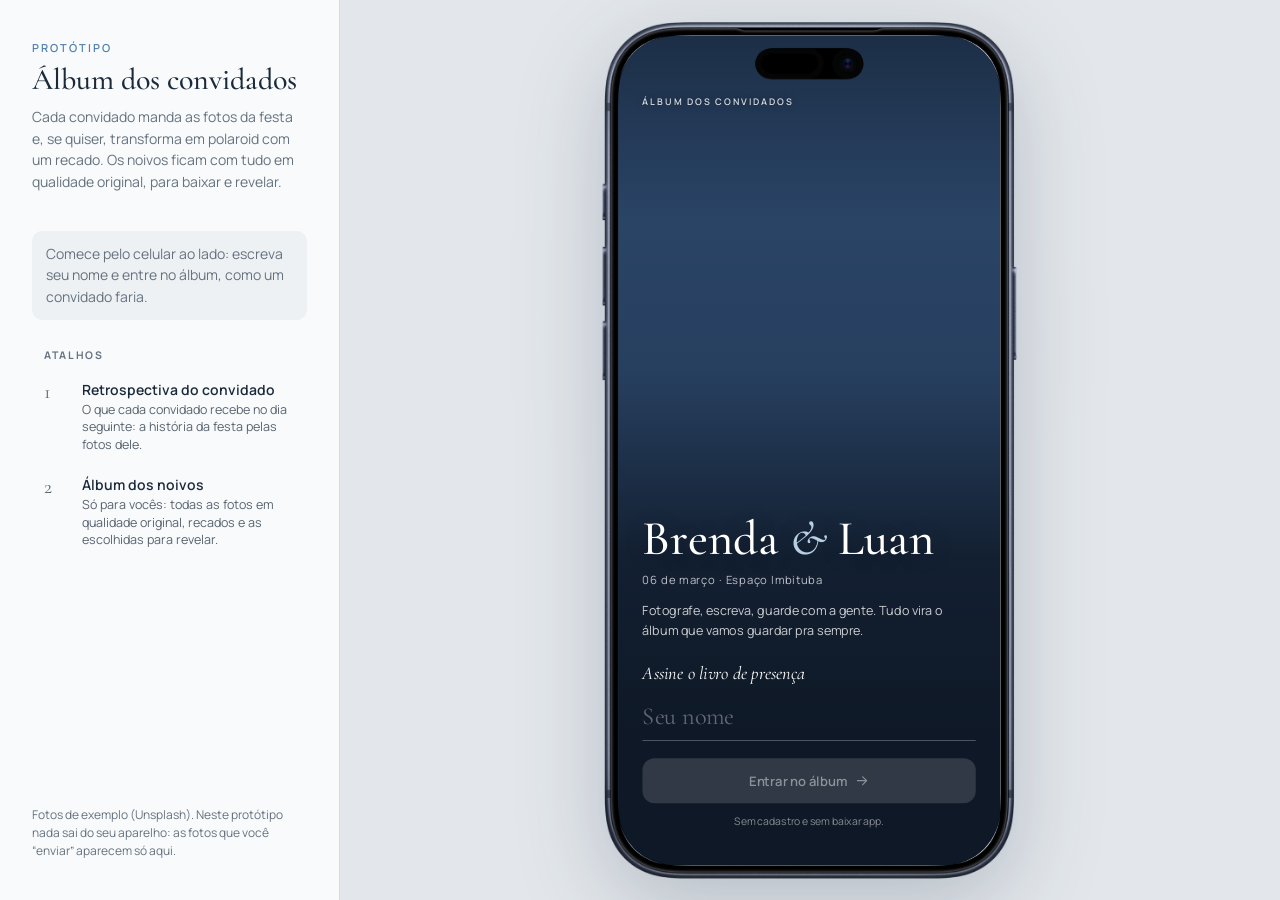
<file: index.html>
<!DOCTYPE html>
<html lang="pt-BR">
<head>
<meta charset="UTF-8">
<meta name="viewport" content="width=device-width, initial-scale=1, viewport-fit=cover">
<meta name="theme-color" content="#EEF1F4">
<meta name="apple-mobile-web-app-capable" content="yes">
<meta name="apple-mobile-web-app-status-bar-style" content="default">
<meta name="apple-mobile-web-app-title" content="Brenda & Luan">
<meta name="mobile-web-app-capable" content="yes">
<meta name="robots" content="noindex, nofollow">
<meta name="description" content="Fotografe, escreva e guarde com a gente. Protótipo do álbum dos convidados.">
<meta property="og:title" content="Brenda & Luan · Álbum dos convidados">
<meta property="og:description" content="06 de março · Espaço Imbituba. Toque para ver como vai funcionar.">
<meta property="og:image" content="https://images.unsplash.com/photo-1591604466107-ec97de577aff?w=1200&h=630&fit=crop&q=80">
<meta property="og:type" content="website">
<link rel="icon" href="data:image/svg+xml,%3Csvg xmlns='http://www.w3.org/2000/svg' viewBox='0 0 64 64'%3E%3Crect width='64' height='64' rx='14' fill='%231F3A5C'/%3E%3Ctext x='32' y='42' font-family='Georgia,serif' font-size='26' fill='%23EEF1F4' text-anchor='middle'%3EB%26amp;L%3C/text%3E%3C/svg%3E">
<link rel="apple-touch-icon" href="/album-brenda-luan/apple-touch-icon.png">
<title>Brenda & Luan · Álbum dos convidados</title>
<link rel="preconnect" href="https://fonts.googleapis.com">
<link rel="preconnect" href="https://fonts.gstatic.com" crossorigin>
<link href="https://fonts.googleapis.com/css2?family=Cormorant+Garamond:ital,wght@0,500;0,600;1,500&family=Manrope:wght@300;400;500;600;700&family=Caveat:wght@500;600&display=swap" rel="stylesheet">
<style>
:root{
  --cream:#EEF1F4; --paper:#F8FAFB; --ink:#1B2A3A; --muted:#66727F; --line:#D6DCE2;
  --sage:#B7CFE3; --sand:#CDD4DB; --green:#1F3B5C; --green-2:#162B45; --gold:#7FA8CC;
  --serif:"Cormorant Garamond", Georgia, serif; --sans:"Manrope", system-ui, sans-serif;
  --sat:46px; --sab:24px; /* áreas seguras (moldura do iPhone) */
}
*{box-sizing:border-box;margin:0;padding:0;-webkit-tap-highlight-color:transparent}
html,body{height:100%}
body{font-family:var(--sans);color:var(--ink);background:#E3E7EB;display:flex;min-height:100vh}
button{font:inherit;color:inherit;background:none;border:0;cursor:pointer}
input,textarea{font:inherit;color:inherit}
img{display:block}
[hidden]{display:none!important}

/* ---------- presenter panel (desktop) ---------- */
.panel{width:340px;flex-shrink:0;padding:40px 32px;display:flex;flex-direction:column;gap:28px;border-right:1px solid var(--line);background:var(--paper);overflow:auto}
.panel h1{font-family:var(--serif);font-weight:500;font-size:30px;line-height:1.1}
.panel .kicker{font-size:11px;letter-spacing:.18em;text-transform:uppercase;color:#4F7FAB;font-weight:600;margin-bottom:8px}
.vlink{display:inline-block;margin-top:14px;font-size:13px;font-weight:700;color:#4F7FAB;text-decoration:none;border-bottom:1px solid currentColor}
.panel p.guide{margin-top:-14px;padding:12px 14px;border-radius:10px;background:var(--cream);color:var(--ink)}
.panel p.lede{font-size:14px;color:var(--muted);line-height:1.55;margin-top:10px}
.steps{display:flex;flex-direction:column;gap:2px}
.step{display:grid;grid-template-columns:28px 1fr;gap:10px;text-align:left;padding:10px 12px;border-radius:10px;align-items:start}
.step:hover{background:var(--cream)}
.step-group{font-size:10.5px;letter-spacing:.16em;text-transform:uppercase;color:var(--muted);font-weight:700;padding:14px 12px 6px;display:flex;align-items:center;gap:8px}
.step-group:first-child{padding-top:0}
.step-group svg{width:12px;height:12px;stroke:currentColor;fill:none;stroke-width:2}
.editor-only{display:flex;flex-direction:column;gap:28px}
.editor-only[hidden]{display:none}
.step.on{background:var(--green);color:#fff}
.step .n{font-family:var(--serif);font-size:20px;line-height:1;opacity:.7}
.step b{display:block;font-size:14px;font-weight:600}
.step span{font-size:12.5px;opacity:.72;line-height:1.4;display:block;margin-top:2px}
.fieldset{display:flex;flex-direction:column;gap:10px}
.fieldset label{font-size:11px;letter-spacing:.14em;text-transform:uppercase;color:var(--muted);font-weight:600}
.fieldset input{border:1px solid var(--line);background:#fff;border-radius:8px;padding:9px 11px;font-size:14px}
.seg{display:flex;background:var(--cream);border-radius:999px;padding:3px}
.seg button{flex:1;padding:8px;border-radius:999px;font-size:13px;font-weight:600;color:var(--muted)}
.seg button.on{background:#fff;color:var(--ink);box-shadow:0 1px 3px rgba(0,0,0,.08)}
.panel .foot{font-size:12px;color:var(--muted);line-height:1.5;margin-top:auto}

/* ---------- stage ---------- */
.stage{flex:1;display:flex;align-items:center;justify-content:center;padding:24px;position:relative;overflow:hidden}
.phone{width:487.5px;height:1000px;position:relative;flex-shrink:0;transform-origin:center;filter:drop-shadow(0 30px 50px rgba(22,43,69,.22))}
.frame{position:absolute;inset:0;width:100%;height:100%;pointer-events:none;z-index:70;user-select:none}
.screen-wrap{position:absolute;left:23px;top:23px;width:440px;height:955px;border-radius:64px;overflow:hidden;background:var(--cream);isolation:isolate}

.screen{position:absolute;inset:0;display:none;flex-direction:column;overflow:hidden}
.screen.on{display:flex;animation:fade .28s ease}
@keyframes fade{from{opacity:0;transform:translateY(6px)}to{opacity:1;transform:none}}
.scroll{flex:1;overflow-y:auto;overflow-x:hidden;scrollbar-width:none;-webkit-overflow-scrolling:touch;overscroll-behavior:contain}
.scroll::-webkit-scrollbar{display:none}
.safe-top{padding-top:54px}

/* shared */
.kick{font-size:10.5px;letter-spacing:.2em;text-transform:uppercase;font-weight:600;color:var(--muted)}
.names{font-family:var(--serif);font-weight:500;line-height:1}
.names em{font-style:italic;color:#4F7FAB}
.btn{display:flex;align-items:center;justify-content:center;gap:8px;width:100%;height:52px;border-radius:14px;background:var(--green);color:#fff;font-weight:600;font-size:15px;transition:transform .1s, background .2s}
.btn:active{transform:scale(.98)}
.btn:disabled{background:#A3AFBC;cursor:default}
.btn.ghost{background:transparent;border:1px solid rgba(255,255,255,.3)}
.btn.light{background:var(--paper);color:var(--ink)}
.chip{padding:8px 15px;border-radius:999px;border:1px solid var(--line);background:#fff;font-size:13px;font-weight:600;white-space:nowrap;color:var(--ink)}
.chip.on{background:var(--green);border-color:var(--green);color:#fff}
.input{width:100%;border:1px solid var(--line);background:#fff;border-radius:12px;padding:14px;font-size:16px;outline:none;-webkit-appearance:none}
.input:focus{border-color:var(--green)}
.icon{width:20px;height:20px;stroke:currentColor;fill:none;stroke-width:1.8;stroke-linecap:round;stroke-linejoin:round}

/* 1 entrada */
#s-entrada{background:#0E1826;color:#fff}
.ent-hero{position:absolute;inset:0;background:#2A4466 50% 12%/cover;animation:kbz 16s ease-out both;transform-origin:50% 20%}
.ent-hero::after{content:"";position:absolute;inset:0;background:linear-gradient(180deg,rgba(14,24,38,.5) 0%,rgba(14,24,38,0) 22%,rgba(14,24,38,.1) 40%,rgba(14,24,38,.82) 62%,#0E1826 84%)}
#s-entrada .scroll{position:relative;z-index:1;display:flex;flex-direction:column;padding:calc(var(--sat) + 22px) 28px calc(var(--sab) + 18px)}
#s-entrada .kick{color:rgba(255,255,255,.82);text-shadow:0 1px 8px rgba(0,0,0,.35)}
.ent-bottom{margin-top:auto;padding-top:clamp(180px,34vh,330px)}
#s-entrada .names{font-size:56px;margin:0 0 10px;color:#fff;text-shadow:0 2px 24px rgba(0,0,0,.25)}
#s-entrada .names em{color:var(--sage)}
#s-entrada .meta{font-size:13px;color:rgba(255,255,255,.72);letter-spacing:.06em}
#s-entrada .lead{color:rgba(255,255,255,.78);margin-top:16px;font-size:14.5px}
.gb-label{font-family:var(--serif);font-style:italic;font-size:21px;color:#fff}
.gb-input{width:100%;background:transparent;border:0;border-bottom:1px solid rgba(255,255,255,.35);border-radius:0;padding:8px 0 10px;font-family:var(--serif);font-size:28px;color:#fff;outline:none;-webkit-appearance:none;transition:border-color .2s}
.gb-input::placeholder{color:rgba(255,255,255,.35)}
.gb-input:focus{border-bottom-color:#fff}
#s-entrada .btn{margin-top:8px}
#s-entrada .btn .icon{width:18px;height:18px}
#s-entrada .btn:disabled{background:rgba(255,255,255,.14);color:rgba(255,255,255,.45)}
#s-entrada .tiny{color:rgba(255,255,255,.5)}
.trio{display:grid;grid-template-columns:1fr 1.25fr 1fr;gap:8px;margin:30px 0 22px;align-items:end}
.trio img{width:100%;height:118px;object-fit:cover;border-radius:10px}
.trio img:nth-child(2){height:150px}
.lead{font-size:15px;line-height:1.55;color:#3A4756}
.ent-form{display:flex;flex-direction:column;gap:12px;padding-top:26px}
.ent-form b{font-size:14px}
.tiny{font-size:12px;color:var(--muted);text-align:center}

/* 2 mural */
.top{padding:calc(var(--sat) + 14px) 20px 12px;background:var(--cream);position:relative;z-index:5}
.top-row{display:flex;justify-content:space-between;align-items:flex-end}
.top .names{font-size:30px}
.top .live{margin-top:6px;letter-spacing:.14em}
.live{display:inline-flex;align-items:center;gap:6px;color:var(--green)}
.live i{width:7px;height:7px;border-radius:50%;background:#C0533B;animation:pulse 1.6s infinite}
@keyframes pulse{50%{opacity:.25}}
.count{font-size:12px;color:var(--muted);font-weight:600}
.filters{display:flex;gap:22px;margin-top:12px;overflow-x:auto;scrollbar-width:none;border-bottom:1px solid var(--line)}
#filters .chip{border:0;background:none;border-radius:0;padding:8px 0 11px;color:var(--muted);font-size:13.5px;position:relative;transition:color .2s}
#filters .chip.on{background:none;color:var(--ink)}
#filters .chip::after{content:"";position:absolute;left:0;right:0;bottom:0;height:2px;border-radius:2px;background:var(--ink);transform:scaleX(0);transition:transform .25s ease}
#filters .chip.on::after{transform:scaleX(1)}
.notes-cta{display:flex;align-items:center;gap:12px;width:calc(100% - 28px);margin:12px 14px 8px;padding:13px 15px;border-radius:16px;background:#fff;border:1px dashed rgba(31,58,92,.35);text-align:left;color:var(--ink)}
.notes-cta[hidden]{display:none!important}
.notes-cta .ic{width:40px;height:40px;border-radius:50%;background:var(--green);color:#fff;display:flex;align-items:center;justify-content:center;flex-shrink:0}
.notes-cta .ic svg{width:19px;height:19px}
.notes-cta .t b{display:block;font-size:14.5px;font-weight:700}
.notes-cta .t small{display:block;font-size:12.5px;color:var(--muted);margin-top:2px}
.card.note .paper{position:relative;background:#FBFAF7;padding:20px 14px 12px;border-radius:3px;box-shadow:0 6px 14px rgba(22,43,69,.14);transform:rotate(var(--rot));font-family:"Caveat",cursive;color:#26364A;margin-top:6px}
.card.note .paper::before{content:"";position:absolute;top:-7px;left:50%;width:54px;height:17px;margin-left:-27px;background:rgba(156,192,222,.6);transform:rotate(-3deg)}
.card.note p{font-size:21px;line-height:1.08;overflow-wrap:anywhere}
.card.note .sig{display:block;text-align:right;font-size:18px;color:#4F7FAB;margin-top:6px;line-height:1}
.card.note .by .when{font-weight:500;color:var(--muted)}
.note-big{position:relative;background:#FBFAF7;padding:24px 20px 16px;margin:8px 2px 16px;box-shadow:0 8px 22px rgba(22,43,69,.14);transform:rotate(-1deg);font-family:"Caveat",cursive;color:#26364A}
.note-big::before{content:"";position:absolute;top:-8px;left:50%;width:64px;height:19px;margin-left:-32px;background:rgba(156,192,222,.6);transform:rotate(-3deg)}
.sheet .note-big p{font-size:29px;line-height:1.1;overflow-wrap:anywhere;color:#26364A;font-family:"Caveat",cursive}
.note-big span{display:block;text-align:right;font-size:25px;color:#4F7FAB;margin-top:10px}
.note-meta{display:flex;justify-content:space-between;align-items:center;font-size:13px;color:var(--muted)}
.note-meta .heart{font-size:14px}
.note-meta .heart svg{width:20px;height:20px}
.note-compose{margin:16px 0 14px}
.note-compose textarea{resize:none;min-height:132px;line-height:1.15;display:block}
.note-foot{display:flex;justify-content:space-between;align-items:baseline;font-size:12.5px;color:var(--muted);margin-top:6px}
.note-foot #note-count{font-variant-numeric:tabular-nums;font-weight:600;transition:color .2s}
.note-foot #note-count.warn{color:#C08A2B}
.note-foot #note-count.end{color:#C0533B}
.note-foot span:first-child{font-family:"Caveat",cursive;font-size:21px;color:#4F7FAB}
@media (max-width:360px){.filters{gap:17px}}
.fab-tip.hide{display:none}
.masonry{columns:2;column-gap:10px;padding:4px 14px calc(var(--sab) + 100px)}
.card{break-inside:avoid;margin-bottom:12px;cursor:pointer}
.card .ph{position:relative;border-radius:12px;overflow:hidden;background:var(--sand)}
.card .ph img{width:100%;height:auto;filter:blur(14px);transform:scale(1.06);opacity:.55;transition:filter .8s ease,transform .8s ease,opacity .6s ease;-webkit-user-drag:none;user-select:none}
.card .ph img.ld{filter:none;transform:none;opacity:1}
.card:hover .ph img.ld{transform:scale(1.02)}
.burst{position:absolute;left:50%;top:50%;width:86px;height:86px;margin:-43px 0 0 -43px;pointer-events:none;z-index:4;animation:burst .95s ease forwards}
.burst svg{width:100%;height:100%;fill:#fff;stroke:none;filter:drop-shadow(0 4px 16px rgba(0,0,0,.4))}
@keyframes burst{0%{transform:scale(0);opacity:0}15%{transform:scale(1.18);opacity:1}30%{transform:scale(.94)}45%{transform:scale(1)}78%{opacity:1;transform:scale(1)}100%{opacity:0;transform:scale(1.08) translateY(-16px)}}
.heart.pop svg{animation:hpop .45s ease}
@keyframes hpop{40%{transform:scale(1.4)}}
.fly{position:absolute;z-index:45;object-fit:cover;pointer-events:none;box-shadow:0 24px 60px rgba(0,0,0,.35)}
#s-foto.on{animation:fadeo .32s ease}
@keyframes fadeo{from{opacity:0}to{opacity:1}}
.fmedia{position:relative}
.card .by{display:flex;justify-content:space-between;align-items:center;padding:6px 2px 0;font-size:12px}
.card .by span{font-weight:600}
.heart{display:inline-flex;align-items:center;gap:4px;font-size:12px;color:var(--muted);padding:2px}
.heart svg{width:15px;height:15px}
.heart.on{color:#C0533B}
.heart.on svg{fill:#C0533B;stroke:#C0533B}
.badge{position:absolute;left:8px;top:8px;background:rgba(16,28,44,.62);color:#fff;font-size:10.5px;font-weight:600;padding:4px 8px;border-radius:999px;display:flex;gap:5px;align-items:center;backdrop-filter:blur(4px)}
.badge svg{width:11px;height:11px;fill:#fff;stroke:none}
.new-in{animation:pop .5s ease}
@keyframes pop{from{opacity:0;transform:scale(.9)}to{opacity:1;transform:none}}
.mural-fade{position:absolute;left:0;right:0;bottom:0;height:150px;background:linear-gradient(rgba(238,241,244,0),rgba(238,241,244,.92) 70%);pointer-events:none;z-index:9}
.fab{position:absolute;left:50%;bottom:calc(var(--sab) + 12px);transform:translateX(-50%);width:78px;height:78px;border-radius:50%;border:3px solid var(--green);padding:4px;background:rgba(255,255,255,.7);-webkit-backdrop-filter:blur(8px);backdrop-filter:blur(8px);z-index:10;box-shadow:0 10px 28px rgba(22,43,69,.28)}
.fab .core{display:flex;width:100%;height:100%;border-radius:50%;background:var(--green);color:#fff;align-items:center;justify-content:center;transition:transform .15s}
.fab .core .icon{width:26px;height:26px}
.fab:active .core{transform:scale(.88)}
.fab-tip{position:absolute;left:50%;bottom:calc(var(--sab) + 104px);transform:translateX(-50%);background:var(--ink);color:#fff;font-size:12.5px;font-weight:600;padding:8px 13px;border-radius:999px;white-space:nowrap;z-index:11;pointer-events:none;opacity:0}
.fab-tip::after{content:"";position:absolute;left:50%;bottom:-5px;width:10px;height:10px;background:var(--ink);transform:translateX(-50%) rotate(45deg);border-radius:2px}
.fab-tip.show{animation:tip 5.2s ease forwards}
@keyframes tip{0%{opacity:0;transform:translate(-50%,6px)}10%,85%{opacity:1;transform:translate(-50%,0)}100%{opacity:0;transform:translate(-50%,0)}}
.toast{position:absolute;left:50%;top:calc(var(--sat) + 6px);transform:translate(-50%,-20px);background:var(--ink);color:#fff;font-size:12.5px;padding:9px 14px;border-radius:999px;opacity:0;transition:.35s;z-index:30;white-space:nowrap;display:flex;gap:8px;align-items:center}
.toast img{width:22px;height:22px;border-radius:50%;object-fit:cover}
.toast.show{opacity:1;transform:translate(-50%,0)}

/* 3 enviar (polaroid) */
.hdr{display:flex;align-items:center;gap:10px;padding:calc(var(--sat) + 10px) 18px 14px}
.hdr h2{font-family:var(--serif);font-weight:500;font-size:28px}
.back{width:36px;height:36px;border-radius:50%;display:flex;align-items:center;justify-content:center;margin-left:-6px}
.back:hover{background:rgba(0,0,0,.05)}
.src-opts{display:grid;grid-template-columns:1fr 1fr;gap:10px;margin:0 18px}
.src-opt{height:clamp(130px,20vh,170px);border-radius:16px;display:flex;flex-direction:column;align-items:center;justify-content:center;gap:8px;font-weight:700;font-size:15px;text-align:center;padding:12px;transition:transform .1s}
.src-opt:active{transform:scale(.97)}
.src-opt svg{width:30px;height:30px}
.src-opt span{font-size:12px;font-weight:500;opacity:.75}
.src-opt.cam{background:var(--green);color:#fff}
.src-opt.gal{background:#fff;border:1px solid var(--line)}
.pol-demo{position:relative;width:min(calc(100% - 36px),330px);aspect-ratio:100/72;margin:26px auto 0}
.pol-demo img{position:absolute;width:50%;box-shadow:0 12px 26px rgba(22,43,69,.2)}
.pol-demo img:first-child{left:6%;top:0;transform:rotate(-6deg)}
.pol-demo img:last-child{right:6%;top:18px;transform:rotate(5deg)}
.src-hint{margin:12px 18px 28px;font-size:12.5px;color:var(--muted);text-align:center;line-height:1.5}
.seg2{display:flex;background:#fff;border:1px solid var(--line);border-radius:999px;padding:3px;margin:0 18px 16px}
.seg2 button{flex:1;padding:9px;border-radius:999px;font-size:13.5px;font-weight:700;color:var(--muted)}
.seg2 button.on{background:var(--green);color:#fff}
.stagebox{margin:0 18px;display:flex;justify-content:center;align-items:center;min-height:180px;touch-action:pan-y;user-select:none;-webkit-user-select:none}
.stagebox > *{animation:fadeo .3s ease;-webkit-user-drag:none}
.pan-hint{text-align:center;font-size:12px;color:var(--muted);margin:10px 18px 0;display:flex;align-items:center;justify-content:center;gap:6px}
.pan-hint[hidden]{display:none!important}
.pan-hint svg{width:14px;height:14px}
.modes{position:relative;height:42px;margin:14px 18px 0;overflow:hidden;-webkit-mask-image:linear-gradient(90deg,transparent,#000 22%,#000 78%,transparent);mask-image:linear-gradient(90deg,transparent,#000 22%,#000 78%,transparent)}
.modes-track{position:absolute;left:50%;top:0;display:flex;gap:28px;transition:transform .38s cubic-bezier(.2,.8,.2,1)}
.modes button{font-size:12.5px;font-weight:700;letter-spacing:.18em;text-transform:uppercase;color:#9AA5B1;padding:8px 2px;white-space:nowrap;transition:color .25s}
.modes button.on{color:var(--green)}
.modes::after{content:"";position:absolute;left:50%;bottom:4px;width:5px;height:5px;margin-left:-2.5px;border-radius:50%;background:var(--green)}
.polcv.tall{width:min(60%,250px)}
.polcv{width:min(74%,290px);height:auto;transform:rotate(-1.5deg);touch-action:none;cursor:grab;box-shadow:0 14px 30px rgba(22,43,69,.22),0 2px 6px rgba(22,43,69,.1);background:#FBFAF7}
.origimg{display:block;max-width:100%;width:auto;height:auto;max-height:min(56vh,440px);object-fit:contain;border-radius:14px;background:#000;box-shadow:0 10px 26px rgba(22,43,69,.16)}
.thumbs{display:flex;gap:8px;margin:18px 18px 0;overflow-x:auto;scrollbar-width:none;padding:4px}
.thumbs .th{position:relative;width:56px;height:56px;flex-shrink:0;border-radius:10px;overflow:visible}
.thumbs .th img,.thumbs .th video{width:100%;height:100%;object-fit:cover;border-radius:10px;outline:2px solid transparent;outline-offset:2px}
.thumbs .th.on img,.thumbs .th.on video{outline-color:var(--green)}
.thumbs .th .x{position:absolute;right:-6px;top:-6px;width:22px;height:22px;border-radius:50%;background:var(--ink);color:#fff;font-size:11px;line-height:22px;text-align:center}
.thumbs .th.is-pol::after{content:"✦";position:absolute;left:4px;bottom:4px;width:18px;height:18px;border-radius:50%;background:#fff;color:var(--green);font-size:10px;line-height:18px;text-align:center;box-shadow:0 1px 3px rgba(0,0,0,.2)}
.thumbs .add{border:1.5px dashed #AEB8C2;border-radius:10px;display:flex;align-items:center;justify-content:center;color:var(--muted);font-size:24px}
.looks{display:flex;gap:12px}
.look{display:flex;flex-direction:column;align-items:center;gap:6px;font-size:12px;font-weight:600;color:var(--muted)}
.look i{width:58px;height:58px;border-radius:10px;background:var(--sand) center/cover;outline:2px solid transparent;outline-offset:2px}
.look.on{color:var(--ink)}
.look.on i{outline-color:var(--green)}
.form{padding:20px 18px calc(var(--sab) + 24px);display:flex;flex-direction:column;gap:10px}
.form label{font-size:13px;font-weight:700;margin-top:6px}
.input.hand{font-family:"Caveat",cursive;font-size:24px;padding:9px 14px;color:#26364A}
.chips{display:flex;gap:8px;flex-wrap:wrap}
.form .tiny{margin-top:4px;line-height:1.5}

/* 4 foto detalhe */
#s-foto{background:#0E1826;color:#fff}
#s-foto .hdr{position:absolute;top:0;left:0;right:0;z-index:5;background:linear-gradient(rgba(0,0,0,.55),transparent)}
#s-foto .hdr .back{color:#fff}
.fullimg{width:100%;height:auto;max-height:min(78vh,720px);object-fit:contain;display:block;margin:0 auto}
#s-foto .fmedia{padding-top:calc(var(--sat) + 56px)}
.vid-wrap{position:relative}
.vid-wrap .play{position:absolute;inset:0;display:flex;align-items:center;justify-content:center}
.vid-wrap .play span{width:64px;height:64px;border-radius:50%;background:rgba(255,255,255,.88);display:flex;align-items:center;justify-content:center}
.vid-wrap .play svg{width:22px;height:22px;fill:var(--ink);stroke:none;margin-left:4px}
.det{padding:16px 18px calc(var(--sab) + 20px)}
.det-row{display:flex;justify-content:space-between;align-items:center}
.det .who{font-weight:700;font-size:15px}
.det .when{font-size:12px;color:rgba(255,255,255,.55);margin-top:2px}
.det .cap{font-family:var(--serif);font-style:italic;font-size:21px;line-height:1.3;margin:14px 0 4px;color:#E8EEF4}
#s-foto .heart{color:rgba(255,255,255,.75);font-size:14px;gap:6px}
#s-foto .heart svg{width:22px;height:22px}
.comments{border-top:1px solid rgba(255,255,255,.12);margin-top:16px;padding-top:14px;display:flex;flex-direction:column;gap:12px}
.cm{font-size:13.5px;line-height:1.45;color:rgba(255,255,255,.85)}
.cm b{color:#fff;margin-right:6px}
.cm-input{display:flex;gap:8px;margin-top:6px}
.cm-input input{flex:1;background:rgba(255,255,255,.08);border:1px solid rgba(255,255,255,.14);border-radius:999px;padding:11px 15px;color:#fff;outline:none;font-size:16px;-webkit-appearance:none}
.cm-input button{padding:0 14px;font-weight:700;color:var(--sand)}
.mod{margin-top:18px;border:1px solid rgba(255,255,255,.15);border-radius:12px;padding:12px 14px;font-size:12.5px;color:rgba(255,255,255,.7);display:flex;justify-content:space-between;align-items:center;gap:10px}
.mod button{color:#F0A08E;font-weight:700;white-space:nowrap}

/* 5 album */
#s-album{background:var(--green-2);color:#EEF2F6}
#s-album .scroll{padding:calc(var(--sat) + 18px) 20px calc(var(--sab) + 28px)}
.al-kick{font-size:10.5px;letter-spacing:.2em;text-transform:uppercase;color:var(--gold);font-weight:600;line-height:1.6}
#s-album .names{font-size:44px;margin:12px 0 10px;color:#fff}
#s-album .names em{color:var(--gold)}
.stats{font-size:13px;color:rgba(238,242,246,.6)}
.rev-bar{margin:22px 0 6px;background:rgba(255,255,255,.06);border:1px solid rgba(255,255,255,.1);border-radius:14px;padding:12px 14px;display:flex;justify-content:space-between;align-items:center;gap:12px}
.rev-bar p{font-size:12.5px;line-height:1.4;color:rgba(238,242,246,.75)}
.rev-bar p b{color:#fff;display:block;font-size:13.5px}
.toggle{width:46px;height:28px;border-radius:999px;background:rgba(255,255,255,.2);position:relative;flex-shrink:0;transition:.2s}
.toggle::after{content:"";position:absolute;left:3px;top:3px;width:22px;height:22px;border-radius:50%;background:#fff;transition:.2s}
.toggle.on{background:var(--gold)}
.toggle.on::after{left:21px}
.sec{margin-top:26px}
.sec-h{display:flex;justify-content:space-between;align-items:baseline;margin-bottom:10px}
.sec-h h3{font-family:var(--serif);font-weight:500;font-size:24px}
.sec-h span{font-size:12px;color:rgba(238,242,246,.55)}
.strip{display:grid;grid-template-columns:repeat(4,1fr);gap:6px}
.strip .t{position:relative;aspect-ratio:1;border-radius:8px;overflow:hidden;cursor:pointer;background:#2A4466}
.strip .t img{width:100%;height:100%;object-fit:cover;transition:.2s}
.strip .t .mk{position:absolute;right:5px;top:5px;width:20px;height:20px;border-radius:50%;border:1.5px solid #fff;background:rgba(0,0,0,.25);display:none}
.reveal-mode .strip .t .mk{display:block}
.strip .t.sel .mk{background:var(--gold);border-color:var(--gold)}
.strip .t.sel .mk::after{content:"";position:absolute;left:6px;top:2.5px;width:5px;height:9px;border:solid #fff;border-width:0 2px 2px 0;transform:rotate(45deg)}
.reveal-mode .strip .t:not(.sel) img{opacity:.55}
.strip .t .more{position:absolute;inset:0;background:rgba(14,24,38,.6);display:flex;align-items:center;justify-content:center;font-weight:700;font-size:15px}
.al-actions{display:flex;flex-direction:column;gap:10px;margin-top:30px}
.retro-card[hidden]{display:none!important}
.retro-card{display:flex;align-items:center;gap:14px;width:100%;text-align:left;margin-top:20px;padding:10px;border-radius:16px;background:linear-gradient(120deg,rgba(127,168,204,.28),rgba(127,168,204,.08));border:1px solid rgba(156,192,222,.35);color:#fff;transition:transform .15s}
.retro-card:active{transform:scale(.98)}
.rc-img{width:62px;height:78px;border-radius:10px;background:#2A4466 center/cover;flex-shrink:0;box-shadow:0 6px 14px rgba(0,0,0,.3)}
.rc-txt{flex:1;min-width:0}
.rc-txt small{display:block;font-size:10px;letter-spacing:.2em;text-transform:uppercase;color:var(--gold);font-weight:700}
.rc-txt b{display:block;font-family:var(--serif);font-weight:500;font-size:22px;line-height:1.1;margin-top:3px}
.rc-txt i{display:block;font-style:normal;font-size:12px;color:rgba(238,242,246,.65);margin-top:3px;line-height:1.35}
.rc-play{width:40px;height:40px;border-radius:50%;background:#fff;display:flex;align-items:center;justify-content:center;flex-shrink:0;margin-right:4px}
.rc-play svg{width:16px;height:16px;fill:var(--green-2);margin-left:2px}
.drive-note{font-size:11.5px;color:rgba(238,242,246,.5);text-align:center;line-height:1.5;margin-top:4px}

/* sheet / modal */
.sheet-bg{position:absolute;inset:0;background:rgba(10,15,12,.5);z-index:40;opacity:0;pointer-events:none;transition:.25s}
.sheet-bg.on{opacity:1;pointer-events:auto}
.sheet{position:absolute;left:0;right:0;bottom:0;background:var(--paper);color:var(--ink);border-radius:24px 24px 0 0;padding:12px 22px calc(var(--sab) + 22px);z-index:41;transform:translateY(105%);transition:transform .32s cubic-bezier(.2,.8,.2,1);max-height:78%;overflow:auto}
.sheet.on{transform:none}
.sheet .grab{width:40px;height:4px;border-radius:4px;background:var(--line);margin:0 auto 18px}
.sheet h4{font-family:var(--serif);font-weight:500;font-size:26px;margin-bottom:6px}
.sheet p{font-size:14px;color:var(--muted);line-height:1.55}
.dl-list{margin:18px 0;border:1px solid var(--line);border-radius:14px;overflow:hidden}
.dl-list div{display:flex;justify-content:space-between;padding:12px 14px;font-size:14px;border-bottom:1px solid var(--line)}
.dl-list div:last-child{border:0}
.dl-list span{color:var(--muted)}
.bar{height:6px;background:var(--cream);border-radius:6px;overflow:hidden;margin:16px 0 8px}
.bar i{display:block;height:100%;width:0;background:var(--green);transition:width .15s linear}
.recado{padding:14px 0;border-bottom:1px solid var(--line)}
.recado:last-child{border:0}
.recado q{font-family:var(--serif);font-style:italic;font-size:19px;line-height:1.35;display:block;quotes:"“" "”"}
.recado span{font-size:12px;color:var(--muted);font-weight:600;display:block;margin-top:5px}

/* 6 TV */
.tv-stage{position:fixed;inset:0;background:#0A1320;display:none;align-items:center;justify-content:center;z-index:100}
.tv-stage.on{display:flex}
.tv{width:1280px;height:720px;background:var(--green-2);color:#fff;display:grid;grid-template-columns:1fr 380px;gap:36px;padding:36px;border-radius:14px;box-shadow:0 0 0 10px #04080E, 0 30px 90px rgba(0,0,0,.6);transform-origin:center;flex-shrink:0;position:relative}
.tv-photo{position:relative;border-radius:14px;overflow:hidden;background:#000}
.tv-photo img{position:absolute;inset:0;width:100%;height:100%;object-fit:cover;opacity:0;transition:opacity 1.2s ease;transform:scale(1.04)}
.tv-photo img.on{opacity:1;animation:kb 9s ease-out forwards}
.tv-photo .tv-bg{position:absolute;inset:-40px;background:center/cover no-repeat;filter:blur(28px) brightness(.45) saturate(1.1);opacity:0;transition:opacity 1.2s ease}
.tv-photo .tv-bg.on{opacity:1}
@keyframes kb{to{transform:scale(1)}}
.tv-side{display:flex;flex-direction:column;padding:8px 0}
.tv-side .names{font-size:64px;color:#fff;line-height:.95}
.tv-side .names em{color:var(--gold)}
.tv-meta{font-size:15px;color:rgba(255,255,255,.55);margin-top:14px;letter-spacing:.04em}
.tv-now{margin-top:auto;transition:opacity .6s}
.tv-now .lbl{font-size:11px;letter-spacing:.2em;text-transform:uppercase;color:var(--gold);font-weight:600}
.tv-now .who{font-size:22px;font-weight:700;margin-top:10px}
.tv-now q{display:block;font-family:var(--serif);font-style:italic;font-size:26px;line-height:1.3;color:#E6EDF4;margin-top:6px;quotes:"“" "”"}
.tv-qr{margin-top:34px;display:flex;gap:18px;align-items:center}
.tv-qr canvas{width:120px;height:120px;background:#fff;border-radius:12px;padding:10px;flex-shrink:0}
.tv-qr p{font-size:17px;line-height:1.4;color:rgba(255,255,255,.85)}
.tv-qr p b{display:block;color:#fff;font-size:19px;margin-bottom:4px}
.tv-dots{position:absolute;left:52px;bottom:52px;display:flex;gap:6px}
.tv-dots i{width:6px;height:6px;border-radius:50%;background:rgba(255,255,255,.35)}
.tv-dots i.on{background:#fff;width:20px;border-radius:6px}
.tv-close{position:absolute;top:max(16px, env(safe-area-inset-top));right:max(18px, env(safe-area-inset-right));background:rgba(255,255,255,.06);color:rgba(255,255,255,.7);font-size:13px;font-weight:600;padding:8px 14px;border:1px solid rgba(255,255,255,.2);border-radius:999px;z-index:2}
.tv-close:hover{color:#fff;border-color:rgba(255,255,255,.5)}
.tv-hint{position:absolute;bottom:18px;left:50%;transform:translateX(-50%);color:rgba(255,255,255,.45);font-size:12.5px}

/* polaroid no mural / na foto */
.card.pol .ph{border-radius:2px;background:#FBFAF7;box-shadow:0 6px 14px rgba(22,43,69,.16);transform:rotate(var(--rot))}
.card.pol:hover .ph img{transform:none}
.developing img{animation:develop 3.2s ease-out both}
@keyframes develop{0%{filter:brightness(1.5) contrast(.35) saturate(0) sepia(.3)}100%{filter:none}}
.pol-full{padding:calc(var(--sat) + 64px) 0 10px;display:flex;justify-content:center}
.pol-full img{width:min(80%,340px);transform:rotate(-1.5deg);box-shadow:0 20px 40px rgba(0,0,0,.5)}
.det-actions{display:flex;align-items:center;gap:8px}
.share-btn{display:inline-flex;align-items:center;gap:6px;padding:9px 14px;border-radius:999px;background:rgba(255,255,255,.12);color:#fff;font-size:13px;font-weight:700}
.share-btn svg{width:17px;height:17px}
.btn.alt{background:#fff;color:var(--ink);border:1px solid var(--line)}
.story-wrap{display:flex;justify-content:center;margin:16px 0}
.book-wrap{display:flex;flex-wrap:wrap;justify-content:center;gap:12px;margin:16px 0}
.book-wrap img{width:calc(50% - 6px);max-width:190px;aspect-ratio:1240/1748;border-radius:3px;box-shadow:0 10px 26px rgba(22,43,69,.22)}
.book-load{width:100%;max-width:392px;aspect-ratio:2480/1748;border-radius:10px;background:var(--cream);display:flex;align-items:center;justify-content:center;font-size:13px;color:var(--muted)}
.book-info{flex-basis:100%;text-align:center;font-size:12.5px;color:var(--muted)}
#rec-book .icon,#btn-livro .icon{width:18px;height:18px}
.story-prev,.story-load{height:clamp(220px,42vh,400px);aspect-ratio:9/16;border-radius:14px;box-shadow:0 10px 30px rgba(22,43,69,.22);background:var(--cream)}
.story-load{display:flex;align-items:center;justify-content:center;font-size:13px;color:var(--muted)}
.share-actions{display:flex;gap:10px}
.share-actions .btn{flex:1}

/* retrospectiva */
#s-retro{background:#0B141F;color:#fff;font-variant-numeric:lining-nums;font-feature-settings:'lnum' 1}
.r-bars{position:absolute;left:12px;right:12px;top:calc(var(--sat) + 6px);display:flex;gap:4px;z-index:6}
.r-bars i{flex:1;height:3px;border-radius:3px;background:rgba(255,255,255,.25);overflow:hidden}
.r-bars i b{display:block;height:100%;width:0;background:#fff}
.r-bars i.done b{width:100%}
.r-bars i.run b{animation:barfill var(--ms) linear forwards}
@keyframes barfill{from{width:0}to{width:100%}}
.r-close{position:absolute;right:8px;top:calc(var(--sat) + 16px);z-index:7;width:44px;height:44px;color:#fff;font-size:20px;display:flex;align-items:center;justify-content:center}
.r-stage{position:absolute;inset:0;overflow:hidden;touch-action:manipulation;user-select:none;-webkit-user-select:none}
#s-retro.paused *{animation-play-state:paused!important}
.r-slide{position:absolute;inset:0;display:flex;flex-direction:column;padding:calc(var(--sat) + 74px) 28px calc(var(--sab) + 28px);animation:rin 1s ease both;isolation:isolate}
@keyframes rin{from{opacity:0}to{opacity:1}}
.r-bg{position:absolute;inset:-2%;background:center/cover;z-index:-2;animation:kbz 10s ease-out both}
@keyframes kbz{from{transform:scale(1.16)}to{transform:scale(1.02)}}
.r-shade{position:absolute;inset:0;z-index:-1;background:linear-gradient(180deg,rgba(11,20,31,.55) 0%,rgba(11,20,31,.25) 35%,rgba(11,20,31,.92) 78%)}
.r-shade.full{background:rgba(11,20,31,.72)}
.ln{opacity:0;animation:lnin 1.1s cubic-bezier(.2,.7,.2,1) forwards;animation-delay:var(--d,0s)}
@keyframes lnin{from{opacity:0;transform:translateY(12px)}to{opacity:1;transform:none}}
.r-kick{font-size:11px;letter-spacing:.24em;text-transform:uppercase;color:var(--gold);font-weight:700}
.r-h{font-family:var(--serif);font-weight:500;font-size:clamp(40px,11.5vw,52px);line-height:1.04;margin-top:14px}
.r-h em{font-style:italic;color:var(--gold)}
.r-quote{font-family:var(--serif);font-weight:500;font-size:clamp(29px,8.4vw,36px);line-height:1.2;margin-top:14px}
.r-p{font-size:16px;line-height:1.55;color:rgba(255,255,255,.82);margin-top:16px}
.r-p b{color:#fff}
.r-hand{font-family:"Caveat",cursive;font-size:clamp(30px,8.8vw,38px);color:var(--sage);line-height:1.08;margin-top:20px}
.r-bottom{margin-top:auto}
.r-notes{display:flex;flex-direction:column;gap:14px;margin-top:auto;margin-bottom:6px}
.r-note{background:#FBFAF7;color:#26364A;padding:12px 18px 10px;font-family:"Caveat",cursive;font-size:clamp(24px,7vw,29px);line-height:1.05;box-shadow:0 12px 26px rgba(0,0,0,.45);width:fit-content;max-width:92%}
.r-note span{display:block;font-family:var(--sans);font-size:11.5px;color:var(--muted);margin-top:5px;font-weight:600;letter-spacing:.02em}
.r-note:nth-child(1){transform:rotate(-2deg)}
.r-note:nth-child(2){transform:rotate(1.5deg);align-self:flex-end}
.r-note:nth-child(3){transform:rotate(-1deg);margin-left:8%}
.r-mosaic{position:absolute;inset:-4px;display:grid;grid-template-columns:repeat(5,1fr);grid-auto-rows:calc((100vw)/5);gap:3px;z-index:-2;align-content:start}
#app .r-mosaic{grid-auto-rows:88px}
.r-mosaic img{width:100%;height:100%;object-fit:cover;opacity:0;animation:mos .7s ease forwards}
@keyframes mos{to{opacity:.6}}
.r-letter-wrap{margin:auto 0;padding-top:16px}
.r-letter{background:#FBFAF7;color:#26364A;border-radius:3px;padding:20px 20px 16px;box-shadow:0 22px 44px rgba(0,0,0,.5);transform:rotate(-1.2deg)}
.r-letter .to{font-family:"Caveat",cursive;font-size:32px;line-height:1}
.r-letter p{font-family:"Caveat",cursive;font-size:clamp(22px,6.3vw,26px);line-height:1.12;margin-top:8px}
.r-letter .pics{display:flex;gap:6px;margin-top:12px}
.r-letter .pics img{width:50px;height:50px;object-fit:cover;border-radius:2px;box-shadow:0 2px 6px rgba(0,0,0,.18)}
.r-letter .sig{font-family:"Caveat",cursive;font-size:28px;text-align:right;margin-top:6px;color:#4F7FAB;line-height:1}
.r-end{display:flex;flex-direction:column;gap:10px;position:relative;z-index:4;padding-top:18px}
.r-hint{position:absolute;left:0;right:0;bottom:calc(var(--sab) + 8px);text-align:center;font-size:11.5px;color:rgba(255,255,255,.4);z-index:2;pointer-events:none}
.r-credits{flex:1;position:relative;overflow:hidden;margin-top:18px;-webkit-mask-image:linear-gradient(transparent,#000 14%,#000 86%,transparent);mask-image:linear-gradient(transparent,#000 14%,#000 86%,transparent)}
.r-credits ul{list-style:none;text-align:center;animation:roll var(--ms,12s) linear forwards;padding-top:100%}
.r-credits li{font-family:var(--serif);font-size:25px;line-height:1.55;color:rgba(255,255,255,.9)}
.r-credits li.more{font-family:"Caveat",cursive;color:var(--sage);font-size:30px;margin-top:14px}
@keyframes roll{from{transform:translateY(0)}to{transform:translateY(-100%)}}
.r-photo{width:min(76%,300px);margin:22px auto 0;transform:rotate(-2deg);box-shadow:0 22px 44px rgba(0,0,0,.5);border:9px solid #FBFAF7;border-bottom-width:38px;aspect-ratio:1;object-fit:cover}
.r-photo.pol{border:0;aspect-ratio:auto;object-fit:initial;width:auto;max-width:min(76%,300px);max-height:50vh}
.r-scatter{position:relative;flex:1;min-height:150px;margin:14px 0 6px}
.r-scatter img{position:absolute;max-height:56%;object-fit:contain;box-shadow:0 14px 30px rgba(0,0,0,.5)}
.r-scatter img.fr{border:7px solid #FBFAF7;border-bottom-width:24px;aspect-ratio:1;object-fit:cover;height:auto}
.r-cmts{display:flex;flex-direction:column;gap:10px;margin-top:26px}
.r-cmt{font-size:14.5px;line-height:1.4;color:rgba(255,255,255,.85);background:rgba(255,255,255,.07);border-radius:14px;padding:9px 13px;width:fit-content;max-width:90%}
.r-cmt b{color:#fff;margin-right:6px}
.r-tap{position:absolute;top:0;bottom:0;z-index:3}
.r-tap.l{left:0;width:30%}
.r-tap.r{right:0;width:70%}

/* plaquinha de mesa */
.mesa-stage{position:fixed;inset:0;background:#DCE1E6;display:none;align-items:center;justify-content:center;z-index:100;flex-direction:column;gap:18px}
.mesa-stage.on{display:flex}
.mesa-card{width:420px;height:594px;background:#FBFAF7;color:var(--ink);padding:46px 38px 30px;display:flex;flex-direction:column;align-items:center;text-align:center;box-shadow:0 30px 60px rgba(22,43,69,.25);flex-shrink:0;transform-origin:center}
.mesa-card .names{font-size:54px;margin:12px 0 8px}
.mesa-card .meta{font-size:12px;letter-spacing:.06em;color:var(--muted)}
.mesa-card .rule{width:40px;height:1px;background:var(--gold);margin:20px 0}
.mesa-card .q{font-family:var(--serif);font-style:italic;font-size:23px;line-height:1.22}
.mesa-card canvas{width:140px;height:140px;margin:20px 0 18px;image-rendering:pixelated}
.mesa-steps{display:grid;grid-template-columns:repeat(3,1fr);gap:12px;font-size:11.5px;line-height:1.35;color:#3A4756}
.mesa-steps b{display:block;font-family:var(--serif);font-size:24px;color:#4F7FAB;font-weight:500}
.mesa-card .foot{margin-top:auto;font-size:10.5px;color:var(--muted);letter-spacing:.05em}
.mesa-actions{display:flex;gap:10px}
.mesa-actions .btn{width:auto;padding:0 22px;height:46px}
@media print{
  @page{size:105mm 148mm;margin:0}
  body *{visibility:hidden!important}
  .mesa-card,.mesa-card *{visibility:visible!important}
  .mesa-card{position:fixed;left:0;top:0;width:105mm;height:148mm;padding:11mm 9mm 7mm;transform:none!important;box-shadow:none}
}

/* computador: barra de rolagem fina e arrastar com o mouse */
@media (hover: hover) and (pointer: fine) and (min-width: 861px){
  #app .scroll{scrollbar-width:thin;scrollbar-color:rgba(120,130,140,.45) transparent}
  #app .scroll::-webkit-scrollbar{display:block;width:5px}
  #app .scroll::-webkit-scrollbar-thumb{background:rgba(120,130,140,.45);border-radius:5px}
  #app .scroll.grab{cursor:grabbing;user-select:none}
}

/* mobile nav */
.mnav,.mmenu{display:none}

@media (max-width: 860px), (hover: none) and (pointer: coarse){
  html,body{height:100%;overflow:hidden;background:var(--cream)}
  body{position:fixed;inset:0}
  .panel{display:none}
  .stage{position:fixed;inset:0;padding:0}
  .phone{position:absolute;inset:0;width:auto;height:auto;transform:none!important;filter:none}
  .frame{display:none}
  .screen-wrap{position:absolute;inset:0;width:auto;height:auto;border-radius:0}
  :root{--sat:max(env(safe-area-inset-top), 8px);--sab:max(env(safe-area-inset-bottom), 10px)}
  .mnav{display:flex;position:fixed;right:max(12px, env(safe-area-inset-right));top:calc(var(--sat) + 6px);z-index:60}
  .mnav button{width:40px;height:40px;border-radius:50%;background:rgba(255,255,255,.9);box-shadow:0 2px 10px rgba(0,0,0,.15);display:flex;align-items:center;justify-content:center;color:var(--ink)}
  .mmenu{position:fixed;right:max(12px, env(safe-area-inset-right));top:calc(var(--sat) + 54px);background:var(--paper);border-radius:14px;box-shadow:0 10px 40px rgba(0,0,0,.2);z-index:61;padding:6px;min-width:220px}
  .mmenu.on{display:block}
  .mmenu button{display:block;width:100%;text-align:left;padding:12px 14px;border-radius:9px;font-size:15px;font-weight:600}
  .mmenu button:hover{background:var(--cream)}
  .mmenu hr{border:0;border-top:1px solid var(--line);margin:6px 4px}
  .mmenu .grp{font-size:10.5px;letter-spacing:.14em;text-transform:uppercase;color:var(--muted);font-weight:700;padding:10px 14px 4px}
  #s-entrada .names{font-size:clamp(44px, 14vw, 60px)}
  .top .names{font-size:clamp(26px, 8vw, 32px)}
  #s-album .names{font-size:clamp(36px, 11vw, 46px)}
  .tv-hint{display:none}
  body.ov-on .mnav, body.ov-on .mmenu{display:none!important}
  .hdr, .top{padding-right:64px}
  .al-kick{padding-right:52px}
}
/* tablets e celulares deitados: mais colunas e conteúdo centralizado */
@media (min-width: 600px) and ((max-width: 860px) or ((hover: none) and (pointer: coarse))){
  .masonry{columns:3}
  #s-enviar .scroll > *, #s-foto .scroll > *, #s-album .scroll > *, #s-entrada .scroll > *{max-width:560px;margin-left:auto;margin-right:auto}
  #s-entrada .kick{width:100%}
  #s-entrada .ent-bottom{margin-top:auto}
  .r-slide{padding-left:max(28px, calc(50% - 260px));padding-right:max(28px, calc(50% - 260px))}
}
@media (min-width: 1000px) and (hover: none) and (pointer: coarse){ .masonry{columns:4} }
.rotate{display:none}
@media (orientation: portrait) and (max-width: 860px){ .tv-stage.on .rotate{display:flex} }
@media (orientation: portrait) and (hover: none) and (pointer: coarse){ .tv-stage.on .rotate{display:flex} }
.rotate{position:absolute;left:0;right:0;bottom:calc(var(--sab) + 40px);justify-content:center;color:rgba(255,255,255,.75);font-size:15px;font-weight:600;gap:8px;align-items:center}
@media (prefers-reduced-motion: reduce){*{animation:none!important;transition:none!important}}
</style>
</head>
<body>

<!-- ============ PAINEL DO APRESENTADOR ============ -->
<aside class="panel">
  <div>
    <div class="kicker">Protótipo</div>
    <h1>Álbum dos convidados</h1>
    <p class="lede">Cada convidado manda as fotos da festa e, se quiser, transforma em polaroid com um recado. Os noivos ficam com tudo em qualidade original, para baixar e revelar.</p>
  </div>

  <p class="lede guide" id="guide">Comece pelo celular ao lado: escreva seu nome e entre no álbum, como um convidado faria.</p>
  <nav class="steps" id="steps"></nav>

  <div class="editor-only" hidden>
  <div class="fieldset">
    <label>Personalizar</label>
    <input id="in-n1" placeholder="Noiva/Noivo 1">
    <input id="in-n2" placeholder="Noiva/Noivo 2">
    <input id="in-meta" placeholder="Data · Local">
  </div>

  <div class="fieldset">
    <label>Polaroid</label>
    <div class="seg" id="pol-mode">
      <button data-p="on" class="on">Opcional</button>
      <button data-p="off">Desligada</button>
    </div>
  </div>

  <div class="fieldset">
    <label>Cor do iPhone</label>
    <div class="seg" id="frame-color">
      <button data-c="azul" class="on">Azul</button>
      <button data-c="prata">Prata</button>
      <button data-c="laranja">Laranja</button>
    </div>
  </div>

  <div class="fieldset">
    <label>Ver como</label>
    <div class="seg" id="role">
      <button data-r="guest" class="on">Convidado</button>
      <button data-r="couple">Noivos</button>
    </div>
  </div>
  </div>

  <p class="foot">Fotos de exemplo (Unsplash). Neste protótipo nada sai do seu aparelho: as fotos que você “enviar” aparecem só aqui.</p>
</aside>

<!-- ============ APARELHO ============ -->
<main class="stage" id="stage">
  <div class="phone" id="phone">
    <img class="frame" id="frame" alt="">
    <div class="screen-wrap" id="app">

      <!-- 1. ENTRADA -->
      <section class="screen on" id="s-entrada">
        <div class="ent-hero" id="ent-hero"></div>
        <div class="scroll">
          <div class="kick">Álbum dos convidados</div>
          <div class="ent-bottom">
            <h1 class="names" data-names></h1>
            <div class="meta" data-meta></div>
            <p class="lead">Fotografe, escreva, guarde com a gente. Tudo vira o álbum que vamos guardar pra sempre.</p>
            <div class="ent-form">
              <label class="gb-label" for="guest-name">Assine o livro de presença</label>
              <input class="gb-input" id="guest-name" placeholder="Seu nome" autocomplete="off" enterkeyhint="go">
              <button class="btn light" id="btn-enter" disabled>Entrar no álbum<svg class="icon" viewBox="0 0 24 24"><path d="M5 12h14M13 6l6 6-6 6"/></svg></button>
              <p class="tiny">Sem cadastro e sem baixar app.</p>
            </div>
          </div>
        </div>
      </section>

      <!-- 2. MURAL -->
      <section class="screen" id="s-mural">
        <div class="top">
          <div class="top-row">
            <h2 class="names" data-names></h2>
          </div>
          <div class="kick live"><i></i><span id="count"></span></div>
          <div class="filters" id="filters"></div>
        </div>
        <div class="scroll"><button class="notes-cta" id="notes-cta" hidden><span class="ic"><svg class="icon" viewBox="0 0 24 24"><path d="M4 20h4L19.5 8.5a2.1 2.1 0 0 0-3-3L5 17z"/><path d="M14.5 7.5l2 2"/></svg></span><span class="t"><b>Escreva um recadinho pros noivos</b><small>Não precisa de foto. Vai direto pra eles.</small></span></button><div class="masonry" id="masonry"></div></div>
        <div class="mural-fade"></div>
        <span class="fab-tip" id="fab-tip">Toque para mandar sua foto</span>
        <button class="fab" data-go="enviar" aria-label="Mandar foto ou polaroid">
          <span class="core"><svg class="icon" viewBox="0 0 24 24"><path d="M3 8.5A2.5 2.5 0 0 1 5.5 6h1.6l1.4-2h7l1.4 2h1.6A2.5 2.5 0 0 1 21 8.5v9a2.5 2.5 0 0 1-2.5 2.5h-13A2.5 2.5 0 0 1 3 17.5z"/><circle cx="12" cy="13" r="3.6"/></svg></span>
        </button>
      </section>

      <!-- 3. ENVIAR / POLAROID -->
      <section class="screen" id="s-enviar">
        <div class="hdr">
          <button class="back" data-go="mural"><svg class="icon" viewBox="0 0 24 24"><path d="M15 5l-7 7 7 7"/></svg></button>
          <h2 id="env-title">Nova foto</h2>
        </div>
        <div class="scroll" id="env-scroll">
          <input type="file" id="file-cam" accept="image/*" capture="environment" hidden>
          <input type="file" id="file" accept="image/*,video/*" multiple hidden>
          <div id="env-empty">
            <div class="src-opts">
              <button class="src-opt cam" id="btn-cam">
                <svg class="icon" viewBox="0 0 24 24"><path d="M3 8.5A2.5 2.5 0 0 1 5.5 6h1.6l1.4-2h7l1.4 2h1.6A2.5 2.5 0 0 1 21 8.5v9a2.5 2.5 0 0 1-2.5 2.5h-13A2.5 2.5 0 0 1 3 17.5z"/><circle cx="12" cy="13" r="3.6"/></svg>
                Tirar agora<span>abre a câmera</span>
              </button>
              <button class="src-opt gal" id="btn-gal">
                <svg class="icon" viewBox="0 0 24 24"><rect x="3" y="4" width="18" height="16" rx="3"/><circle cx="9" cy="10" r="2"/><path d="M21 16l-5-5-9 9"/></svg>
                Da galeria<span>fotos e vídeos</span>
              </button>
            </div>
            <div class="pol-demo" id="pol-demo" data-pol-only></div>
            <p class="src-hint" id="pol-hint"><b style="color:var(--ink)">Opcional:</b> transforme qualquer foto em polaroid,<br>com filtro analógico e recado escrito à mão.</p>
          </div>
          <div id="env-edit" hidden>
            <div class="stagebox" id="stagebox"></div>
            <div class="pan-hint" id="pan-hint" hidden><svg viewBox="0 0 24 24" fill="none" stroke="currentColor" stroke-width="2" stroke-linecap="round"><path d="M12 3v18M3 12h18M12 3l-3 3M12 3l3 3M12 21l-3-3M12 21l3-3"/></svg><span>Arraste a foto para escolher o enquadramento</span></div>
            <div class="modes" id="style-seg"><div class="modes-track" id="modes-track"><button data-s="original" class="on">Foto</button><button data-s="polaroid">Polaroid</button></div></div>
            <div class="thumbs" id="thumbs"></div>
            <div class="form">
              <div id="looks-wrap"><label>Filtro</label><div class="looks" id="looks" style="margin-top:10px"></div></div>
              <label id="cap-label">Escreva na polaroid</label>
              <input class="input hand" id="caption" placeholder="Um recado pros noivos…" maxlength="48" autocomplete="off">
              <label>Qual momento?</label>
              <div class="chips" id="moment-chips"></div>
              <button class="btn" id="btn-publish" style="margin-top:14px">Publicar no mural</button>
              <p class="tiny" id="env-note">O original também vai pro álbum dos noivos, sem filtro e em qualidade máxima.</p>
            </div>
          </div>
        </div>
      </section>

      <!-- 4. FOTO -->
      <section class="screen" id="s-foto">
        <div class="hdr"><button class="back" data-go="back"><svg class="icon" viewBox="0 0 24 24"><path d="M15 5l-7 7 7 7"/></svg></button></div>
        <div class="scroll" id="foto-body"></div>
      </section>

      <!-- 5. ÁLBUM FINAL -->
      <section class="screen" id="s-album">
        <div class="scroll" id="album-scroll">
          <div class="al-kick">O nosso dia, pelos olhos<br>de quem estava lá</div>
          <h1 class="names" data-names></h1>
          <div class="stats" id="al-stats"></div>

          <button class="retro-card" data-go="retroNoivos" data-editor-only hidden>
            <span class="rc-img" id="rc-img"></span>
            <span class="rc-txt"><small>Feita pra vocês</small><b>A retrospectiva de vocês</b><i>O dia que vocês viveram, pelos olhos de quem estava lá</i></span>
            <span class="rc-play"><svg viewBox="0 0 24 24"><path d="M8 5l11 7-11 7z"/></svg></span>
          </button>

          <div class="rev-bar">
            <p><b>Separar para revelar</b><span id="rev-count">Toque nas fotos que vocês querem imprimir</span></p>
            <button class="toggle" id="rev-toggle" aria-label="Modo revelar"></button>
          </div>

          <div id="al-sections"></div>

          <div class="al-actions">
            <button class="btn light" id="btn-dl-all">
              <svg class="icon" viewBox="0 0 24 24"><path d="M12 4v11M7 10l5 5 5-5M5 20h14"/></svg>
              Baixar todas as fotos
            </button>
            <button class="btn ghost" id="btn-dl-rev" hidden>Baixar só as separadas para revelar</button>
            <button class="btn ghost" id="btn-recados">Ver recados dos convidados</button>
            <button class="btn ghost" id="btn-livro"><svg class="icon" viewBox="0 0 24 24"><path d="M4 5.5A2.5 2.5 0 0 1 6.5 3H20v15H6.5A2.5 2.5 0 0 0 4 20.5z"/><path d="M4 20.5A2.5 2.5 0 0 0 6.5 23H20v-5"/></svg>Livro de recados (PDF)</button>
            <p class="drive-note">Originais guardados no Google Drive, organizados por momento.</p>
          </div>
        </div>
      </section>

      <!-- 6. RETROSPECTIVA -->
      <section class="screen" id="s-retro">
        <div class="r-bars" id="r-bars"></div>
        <button class="r-close" id="r-close" aria-label="Fechar">✕</button>
        <div class="r-stage" id="r-stage"></div>
      </section>

      <div class="toast" id="toast"></div>
      <div class="sheet-bg" id="sheet-bg"></div>
      <div class="sheet" id="sheet"><div class="grab"></div><div id="sheet-body"></div></div>
    </div>
  </div>

  <!-- PLAQUINHA DE MESA -->
  <div class="mesa-stage" id="mesa-stage">
    <div class="mesa-card" id="mesa-card">
      <div class="kick">Álbum dos convidados</div>
      <div class="names" data-names></div>
      <div class="meta" data-meta></div>
      <div class="rule"></div>
      <p class="q">Este álbum é feito por vocês.<br>Fotografe, escreva, guarde com a gente.</p>
      <canvas id="qr-mesa" width="29" height="29"></canvas>
      <div class="mesa-steps">
        <div><b>1</b>Aponte a câmera do celular</div>
        <div><b>2</b>Digite seu nome</div>
        <div><b>3</b>Mande suas fotos e recados</div>
      </div>
      <div class="foot">Sem cadastro e sem baixar app</div>
    </div>
    <div class="mesa-actions">
      <button class="btn" id="mesa-print">Imprimir</button>
      <button class="btn alt" id="mesa-close">Fechar</button>
    </div>
  </div>

  <!-- TELÃO (OPCIONAL) -->
  <div class="tv-stage" id="tv-stage">
    <button class="tv-close" id="tv-close">Sair do modo TV ✕</button>
    <div class="tv" id="tv">
      <div class="tv-photo" id="tv-photo"></div>
      <div class="tv-side">
        <div class="names" data-names-br></div>
        <div class="tv-meta" data-meta></div>
        <div class="tv-now" id="tv-now"></div>
        <div class="tv-qr">
          <canvas id="qr" width="29" height="29"></canvas>
          <p><b>Mande a sua foto pro telão</b>Aponte a câmera do celular para o código</p>
        </div>
      </div>
      <div class="tv-dots" id="tv-dots"></div>
    </div>
    <div class="tv-hint">Tela da TV ou projetor do salão · troca de foto a cada 6 segundos</div>
    <div class="rotate">⟲ Gire o celular para ver em tela cheia</div>
  </div>
</main>

<div class="mnav"><button id="mnav-btn" aria-label="Telas"><svg class="icon" viewBox="0 0 24 24"><path d="M4 7h16M4 12h16M4 17h16"/></svg></button></div>
<div class="mmenu" id="mmenu"></div>

<script>
/* ================= MOLDURAS (embutidas p/ o arquivo funcionar sozinho) ================= */
const FRAMES = {
  azul: '[data-uri]',
  prata: '[data-uri]',
  laranja: '[data-uri]'
};
document.getElementById('frame').src = FRAMES.azul;

/* ================= DADOS DE EXEMPLO ================= */
const U = (id, w, h) => `https://images.unsplash.com/photo-${id}?w=${w}${h ? `&h=${h}&fit=crop` : ''}&q=72&auto=format`;
const MOMENTS = ['Cerimônia', 'Festa'];

// [unsplash id, momento, quem, recado, altura no mural, tipo: 'pol' | 'video' | undefined]
const SEED = [
  ['1511285560929-80b456fea0bc','Cerimônia','Juliana','O altar ficou perfeito',520,'pol'],
  ['1465495976277-4387d4b0b4c6','Cerimônia','Tio Marcos','Agora é pra sempre!',400],
  ['1519741497674-611481863552','Festa','Carol','',600],
  ['1583939003579-730e3918a45a','Festa','Rafael','Chuva de pétalas!!!',560,'pol'],
  ['1527529482837-4698179dc6ce','Festa','Bia','Brindando a vocês',420,'pol'],
  ['1515934751635-c81c6bc9a2d8','Cerimônia','Vó Lurdes','As alianças mais lindas',460],
  ['1591604466107-ec97de577aff','Festa','Fernanda','Que casal, gente',600],
  ['1516997121675-4c2d1684aa3e','Festa','Gustavo','Que festa, gente!',400,'video'],
  ['1519225421980-715cb0215aed','Festa','Patrícia','Cada detalhe pensado com carinho',480],
  ['1520854221256-17451cc331bf','Cerimônia','Lucas','',540],
  ['1529636798458-92182e662485','Cerimônia','Camila','Chorei do começo ao fim',600,'pol'],
  ['1501901609772-df0848060b33','Festa','Amanda','Felicidades eternas!',460],
  ['1537633552985-df8429e8048b','Festa','Diego','',580],
  ['1519671482749-fd09be7ccebf','Festa','Thiago','Saúde aos noivos!',440,'pol'],
  ['1530023367847-a683933f4172','Festa','Mariana','',420],
  ['1546032996-6dfacbacbf3f','Festa','Paulo e Rita','Que Deus abençoe essa união',560],
];
const INCOMING = [
  ['1606216794074-735e91aa2c92','Festa','Letícia','Vocês são inspiração',580,'pol'],
  ['1532635241-17e820acc59f','Festa','Renata','As amigas da noiva chegaram!',460],
  ['1469371670807-013ccf25f16a','Cerimônia','Eduardo','A entrada mais linda',540,'pol'],
  ['1460978812857-470ed1c77af0','Festa','Sofia','Amo vocês dois',600],
  ['1494955870715-979ca4f13bf0','Festa','Henrique','',480],
  ['1511795409834-ef04bbd61622','Festa','Isabela','Mesa posta, coração cheio',440,'pol'],
  ['1482482097755-0b595893ba63','Festa','Pedro H.','Os pombinhos',560],
  ['1550005809-91ad75fb315f','Festa','Aline','',600],
];
const COMMENT_POOL = [['Carol','Que foto linda!'],['Rafael','Melhor casamento do ano'],['Vó Lurdes','Meus netos queridos ❤️'],['Bia','Quero essa no porta-retrato'],['Lucas','Que momento!']];

// recadinhos: só texto, sem foto
const NOTE_SEED = [
  ['Vó Lurdes', 'Que Deus abençoe a casa que vocês vão construir. Amo vocês, meus netos.', 6, 24],
  ['Diego', 'Não tirei nenhuma foto porque passei a cerimônia inteira chorando. Amo vocês!', 9, 17],
  ['Paulo e Rita', '32 anos de casados e um conselho só: nunca durmam brigados. Felicidades!', 14, 21],
  ['Juliana', 'Obrigada por deixarem a gente fazer parte desse dia. Vocês são lindos demais.', 22, 12],
  ['Tio Marcos', 'Luan, cuida bem dela. Brenda, cuida bem dele. E os dois: cuidem da amizade de vocês.', 31, 19],
  ['Fernanda', 'Que a vida de vocês seja leve como essa noite.', 40, 9],
  ['Rafael', 'Brenda, você tava maravilhosa. Luan, você deu muita sorte kkkk', 48, 15],
  ['Camila', 'Vi esse amor nascer e hoje vi ele virar família.', 57, 26],
];
let nid = 0;
let notes = NOTE_SEED.map(([by, text, mins, likes]) => ({ id: ++nid, by, text, mins, likes, liked: false, mine: false, hidden: false }));

let uid = 0;
const mk = ([id, moment, by, caption, h, kind], i = 0) => ({
  id: ++uid, src: id, moment, by, caption, h, video: kind === 'video', pol: kind === 'pol', pending: kind === 'pol',
  look: ['analog', 'analog', 'azul', 'pb'][i % 4],
  likes: kind === 'video' ? 31 : (7 + (id.charCodeAt(9) % 23)), liked: false,
  comments: COMMENT_POOL.slice(i % 3, i % 3 + (i % 2) + 1).map(c => ({ by: c[0], text: c[1] })),
  rev: false, hidden: false, mins: 3 + i * 4, mine: false,
});
let photos = SEED.map((s, i) => mk(s, i));
let incomingIdx = 0;

/* ================= ESTADO ================= */
const st = JSON.parse(localStorage.getItem('alb-cfg-bl2') || 'null') || { n1: 'Brenda', n2: 'Luan', meta: '06 de março · Espaço Imbituba' };
let guest = '', filter = 'Tudo', role = 'guest', current = 'entrada', prev = 'mural', openId = null;
let revealMode = false;

const $ = s => document.querySelector(s);
const $$ = s => [...document.querySelectorAll(s)];
const esc = s => String(s).replace(/[&<>"]/g, c => ({ '&': '&amp;', '<': '&lt;', '>': '&gt;', '"': '&quot;' }[c]));
const imgOf = (p, w, h) => p.local || U(p.src, w, h);
const sleep = ms => new Promise(r => setTimeout(r, ms));

/* ================= NAVEGAÇÃO ================= */
const SCREENS = [
  ['entrada', 'Entrada', 'O convidado lê o QR code da plaquinha da mesa e só digita o nome.', 'guest'],
  ['mural', 'Mural ao vivo', 'Fotos e polaroids de todos aparecem na hora. Dá pra curtir, filtrar por momento e deixar recadinhos.', 'guest'],
  ['enviar', 'Enviar foto', 'Tira na hora ou escolhe da galeria. Opcional: virar polaroid com filtro analógico e recado à mão.', 'guest'],
  ['foto', 'Foto e story', 'Curtidas, comentários e o botão Story: a foto sai com a moldura do casamento pro Instagram.', 'guest'],
  ['retro', 'Retrospectiva do convidado', 'No dia seguinte: a história do dia contada pelas fotos, e uma carta dos noivos para cada convidado.', 'guest'],
  ['album', 'Álbum dos noivos', 'Tudo por momento, download em qualidade original, recados e as fotos separadas para revelar.', 'couple'],
  ['retroNoivos', 'Retrospectiva dos noivos', 'Tudo o que vocês não viram, os recados e os créditos de quem fez o álbum.', 'couple'],
  ['mesa', 'Plaquinha da mesa', 'No lugar do telão: um QR code impresso em cada mesa.', 'room'],
  ['tv', 'Telão (opcional)', 'Se tiver TV ou projetor no salão, as fotos passam sozinhas.', 'room'],
];
const GROUPS = { guest: 'Para os convidados', couple: 'Só para os noivos', room: 'No salão' };
const LOCK = '<svg viewBox="0 0 24 24"><rect x="5" y="11" width="14" height="9" rx="2"/><path d="M8 11V8a4 4 0 0 1 8 0v3"/></svg>';
const EDITOR = new URLSearchParams(location.search).has('editar');

let rMode = 'guest';
function go(name) {
  if (name === 'back') name = prev;
  if (name === 'retroNoivos' && !EDITOR) name = 'album';
  if (name === 'retroNoivos') { rMode = 'couple'; name = 'retro'; }
  else if (name === 'retro') rMode = 'guest';
  // quem está vendo depende da tela: álbum e retrospectiva dos noivos = noivos; o resto = convidado
  if (!EDITOR) {
    if (name === 'album' || (name === 'retro' && rMode === 'couple')) role = 'couple';
    else if (name !== 'foto' && name !== 'back') role = 'guest';
  }
  if (name === 'tv') { openTV(); return; }
  if (name === 'mesa') { openMesa(); return; }
  if (name === 'foto' && !openId) openId = photos.find(p => !p.hidden && !p.pending).id;
  if (current === 'retro' && name !== 'retro') clearTimeout(rTimer);
  if (name !== 'foto' && name !== 'retro') prev = name === 'enviar' ? 'mural' : name;
  if (['mural', 'enviar', 'foto', 'retro'].includes(name) && !guest) guest = 'Convidado';
  current = name;
  $$('.screen').forEach(s => s.classList.toggle('on', s.id === 's-' + name));
  document.body.classList.toggle('ov-on', name === 'retro');
  if (name === 'mural') renderMural();
  if (name === 'foto') renderFoto();
  if (name === 'album') renderAlbum();
  if (name === 'enviar') renderEditor();
  if (name === 'retro') startRetro();
  closeSheet();
  renderSteps();
  $('#mmenu').classList.remove('on');
}

const SHORTCUTS = [
  ['retro', 'Retrospectiva do convidado', 'O que cada convidado recebe no dia seguinte: a história da festa pelas fotos dele.'],
  ['album', 'Álbum dos noivos', 'Só para vocês: todas as fotos em qualidade original, recados e as escolhidas para revelar.'],
];
function renderSteps(active = current === 'retro' && rMode === 'couple' ? 'retroNoivos' : current) {
  if (!EDITOR) {
    const away = ['retro', 'album'].includes(current);
    $('#steps').innerHTML = `<div class="step-group">Atalhos</div>`
      + SHORTCUTS.map(([k, t, d], i) => `<button class="step ${active === k ? 'on' : ''}" data-go="${k}"><span class="n">${i + 1}</span><div><b>${t}</b><span>${d}</span></div></button>`).join('')
      + (away ? `<button class="step" data-go="mural"><span class="n">←</span><div><b>Voltar ao mural</b></div></button>` : '');
    $('#mmenu').innerHTML = SHORTCUTS.map(([k, t]) => `<button data-go="${k}">${t}</button>`).join('')
      + (away ? `<hr><button data-go="mural">← Voltar ao mural</button>` : '');
    return;
  }
  let g = '', side = '', menu = '';
  SCREENS.forEach(([k, t, d, grp], i) => {
    if (grp !== g) {
      g = grp;
      side += `<div class="step-group">${grp === 'couple' ? LOCK : ''}${GROUPS[grp]}</div>`;
      menu += `${i ? '<hr>' : ''}<div class="grp">${GROUPS[grp]}</div>`;
    }
    side += `<button class="step ${active === k ? 'on' : ''}" data-go="${k}"><span class="n">${i + 1}</span><div><b>${t}</b><span>${d}</span></div></button>`;
    menu += `<button data-go="${k}">${i + 1}. ${t}</button>`;
  });
  $('#steps').innerHTML = side;
  $('#mmenu').innerHTML = menu
    + (EDITOR ? `<hr><button data-role="${role === 'guest' ? 'couple' : 'guest'}" class="role-on">Ver como ${role === 'guest' ? 'noivos' : 'convidado'}</button>` : '');
}
if (EDITOR) { $('.editor-only').hidden = false; $$('[data-editor-only]').forEach(el => el.hidden = false); $('#guide').hidden = true; }

document.addEventListener('click', e => {
  const g = e.target.closest('[data-go]');
  if (g) go(g.dataset.go);
});

/* ================= PERSONALIZAÇÃO ================= */
function applyNames() {
  $$('[data-names]').forEach(el => el.innerHTML = `${esc(st.n1)} <em>&amp;</em> ${esc(st.n2)}`);
  $$('[data-names-br]').forEach(el => el.innerHTML = `${esc(st.n1)}<br><em>&amp;</em> ${esc(st.n2)}`);
  $$('[data-meta]').forEach(el => el.textContent = st.meta);
  localStorage.setItem('alb-cfg-bl2', JSON.stringify(st));
}
['n1', 'n2', 'meta'].forEach(k => {
  const el = $('#in-' + k); el.value = st[k];
  el.addEventListener('input', () => { st[k] = el.value || ' '; applyNames(); });
});

function setRole(r) {
  role = r;
  $$('#role button').forEach(x => x.classList.toggle('on', x.dataset.r === r));
  if (current === 'foto') renderFoto();
  renderSteps();
}
$$('#role button').forEach(b => b.addEventListener('click', () => setRole(b.dataset.r)));
$('#mmenu').addEventListener('click', e => {
  const b = e.target.closest('[data-role]'); if (!b) return;
  setRole(b.dataset.role); $('#mmenu').classList.remove('on');
  toast(role === 'couple' ? 'Vendo como os noivos: dá pra remover fotos' : 'Vendo como convidado');
});
$$('#pol-mode button').forEach(b => b.addEventListener('click', () => {
  polEnabled = b.dataset.p === 'on';
  $$('#pol-mode button').forEach(x => x.classList.toggle('on', x === b));
  const chip = $('#filters [data-f="Polaroids"]'); if (chip) chip.hidden = !polEnabled;
  if (!polEnabled && filter === 'Polaroids') { filter = 'Tudo'; $$('#filters .chip').forEach(c => c.classList.toggle('on', c.dataset.f === 'Tudo')); }
  if (current === 'enviar') renderEditor();
  if (current === 'mural') renderMural();
}));
$$('#frame-color button').forEach(b => b.addEventListener('click', () => {
  $('#frame').src = FRAMES[b.dataset.c];
  $$('#frame-color button').forEach(x => x.classList.toggle('on', x === b));
}));

/* ================= MOTOR DA POLAROID (canvas, roda no celular) ================= */
const fontsReady = (async () => {
  try {
    await Promise.all(['600 60px Caveat', '500 60px "Cormorant Garamond"', 'italic 500 60px "Cormorant Garamond"', '700 30px Manrope', '500 30px Manrope', '300 30px Manrope']
      .map(f => document.fonts.load(f)));
  } catch (e) { /* segue com fonte do sistema */ }
})();

function loadImg(src) {
  return new Promise((res, rej) => {
    const i = new Image();
    if (!/^(blob|data):/.test(src)) i.crossOrigin = 'anonymous';
    i.onload = () => res(i); i.onerror = rej; i.src = src;
  });
}

const LOOKS = [['analog', 'Analógico'], ['azul', 'Azulado'], ['pb', 'P&B'], ['none', 'Sem filtro']];
function applyLook(x, n, look, nh = n) {
  if (look === 'none') return;
  const d = x.getImageData(0, 0, n, nh), a = d.data, c = n / 2, ch = nh / 2, md = c * c + ch * ch;
  for (let y = 0; y < nh; y++) {
    const dy = (y - ch) * (y - ch);
    for (let xx = 0; xx < n; xx++) {
      const i = (y * n + xx) * 4;
      let r = a[i], g = a[i + 1], b = a[i + 2];
      const l = .3 * r + .59 * g + .11 * b;
      if (look === 'pb') {
        let v = (l - 128) * 1.18 + 128; v = 16 + v * .88; r = g = b = v;
      } else {
        const sat = look === 'azul' ? .72 : .84;
        r = l + (r - l) * sat; g = l + (g - l) * sat; b = l + (b - l) * sat;
        r = (r - 128) * 1.05 + 128; g = (g - 128) * 1.05 + 128; b = (b - 128) * 1.05 + 128;
        if (look === 'analog') { r = r * 1.06 + 6; g = g * 1.01 + 2; b = b * .84 + 12; }
        else { r = r * .9 + 4; g = g * .97 + 8; b = b * 1.05 + 20; }
        r = 20 + r * .9; g = 18 + g * .9; b = 18 + b * .9;
      }
      const v = 1 - .42 * (((xx - c) * (xx - c) + dy) / md) * 1.6;
      const gr = (Math.random() - .5) * 20;
      a[i] = r * v + gr; a[i + 1] = g * v + gr; a[i + 2] = b * v + gr;
    }
  }
  x.putImageData(d, 0, 0);
  if (look === 'analog') {
    x.globalCompositeOperation = 'screen';
    let gd = x.createRadialGradient(n * .96, n * .04, 0, n * .96, n * .04, n * .6);
    gd.addColorStop(0, 'rgba(255,128,60,.42)'); gd.addColorStop(1, 'rgba(255,128,60,0)');
    x.fillStyle = gd; x.fillRect(0, 0, n, nh);
    gd = x.createRadialGradient(0, nh, 0, 0, nh, n * .45);
    gd.addColorStop(0, 'rgba(255,214,120,.18)'); gd.addColorStop(1, 'rgba(255,214,120,0)');
    x.fillStyle = gd; x.fillRect(0, 0, n, nh);
    x.globalCompositeOperation = 'source-over';
  }
}

const photoCache = new Map();
// pedaço da foto que cabe numa janela com altura = ratio × largura
function cropOf(img, ratio = 1) {
  const w = img.naturalWidth, h = img.naturalHeight;
  return w * ratio > h ? { w, h, sw: h / ratio, sh: h } : { w, h, sw: w, sh: w * ratio };
}
function filteredPhoto(img, look, size, key, fx = .5, fy = .5, ratio = 1) {
  const k = key && `${key}|${look}|${size}|${ratio.toFixed(3)}|${fx.toFixed(3)}|${fy.toFixed(3)}`;
  if (k && photoCache.has(k)) return photoCache.get(k);
  const sizeH = Math.round(size * ratio);
  const c = document.createElement('canvas'); c.width = size; c.height = sizeH;
  const x = c.getContext('2d', { willReadFrequently: true });
  const { w, h, sw, sh } = cropOf(img, ratio);
  x.drawImage(img, (w - sw) * fx, (h - sh) * fy, sw, sh, 0, 0, size, sizeH);
  applyLook(x, size, look, sizeH);
  if (k) photoCache.set(k, c);
  return c;
}

const MONTHS = ['janeiro', 'fevereiro', 'março', 'abril', 'maio', 'junho', 'julho', 'agosto', 'setembro', 'outubro', 'novembro', 'dezembro'];
function dateStamp() {
  const m = st.meta.match(/(\d{1,2})\s+de\s+([a-zç]+)/i);
  if (!m) return '';
  const mi = MONTHS.indexOf(m[2].toLowerCase());
  return mi < 0 ? '' : `${m[1].padStart(2, '0')} ${String(mi + 1).padStart(2, '0')}`;
}

function drawHand(x, text, cx, cy, maxW, scale) {
  if (!text) return;
  x.save(); x.translate(cx, cy); x.rotate(-.022);
  x.fillStyle = '#26364A'; x.textAlign = 'center'; x.textBaseline = 'middle';
  let size = 80 * scale;
  const fits = s => { x.font = `600 ${s}px Caveat, "Segoe Print", cursive`; return x.measureText(text).width <= maxW; };
  while (size > 50 * scale && !fits(size)) size -= 2 * scale;
  if (fits(size)) { x.fillText(text, 0, 0); x.restore(); return; }
  size = 58 * scale; x.font = `600 ${size}px Caveat, "Segoe Print", cursive`;
  const words = text.split(/\s+/); let l1 = '', i = 0;
  while (i < words.length && x.measureText((l1 + ' ' + words[i]).trim()).width <= maxW) l1 = (l1 + ' ' + words[i++]).trim();
  let l2 = words.slice(i).join(' ');
  while (l2 && x.measureText(l2).width > maxW) l2 = l2.slice(0, -2) + '…';
  x.fillText(l1, 0, -size * .48); x.fillText(l2, 0, size * .52);
  x.restore();
}

// polaroid: quadrada 1080×1320 ou, se a foto for vertical, Instax mini 1080×1720 (scale ajusta a resolução)
const POL = {
  sq:     { W: 1080, H: 1320, M: 56, T: 56,  PW: 968, PH: 968 },
  instax: { W: 1080, H: 1720, M: 72, T: 104, PW: 936, PH: 1262 },
};
const polFmt = img => img && img.naturalHeight > img.naturalWidth * 1.05 ? 'instax' : 'sq';
function polPhoto(img, look, scale = 1, key = null, fx = .5, fy = .5) {
  const f = POL[polFmt(img)];
  return filteredPhoto(img, look, Math.round(f.PW * scale), key, fx, fy, f.PH / f.PW);
}
function composePolaroid(ph, caption, scale = 1) {
  const f = POL[ph.height > ph.width * 1.05 ? 'instax' : 'sq'];
  const W = f.W * scale, H = f.H * scale, M = f.M * scale, T = f.T * scale, P = f.PW * scale, PH = f.PH * scale;
  const c = document.createElement('canvas'); c.width = W; c.height = H;
  const x = c.getContext('2d');
  const pg = x.createLinearGradient(0, 0, W, H); pg.addColorStop(0, '#FCFBF8'); pg.addColorStop(1, '#F1EFEA');
  x.fillStyle = pg; x.fillRect(0, 0, W, H);
  x.drawImage(ph, M, T, P, PH);
  x.strokeStyle = 'rgba(0,0,0,.08)'; x.lineWidth = 2 * scale; x.strokeRect(M, T, P, PH);
  const ds = dateStamp();
  if (ds) {
    x.save();
    x.font = `700 ${34 * scale}px "Courier New", monospace`; x.textAlign = 'right'; x.textBaseline = 'alphabetic';
    x.shadowColor = 'rgba(255,110,30,.9)'; x.shadowBlur = 10 * scale;
    x.fillStyle = 'rgba(255,146,64,.92)'; x.fillText(ds, M + P - 30 * scale, T + PH - 30 * scale);
    x.restore();
  }
  drawHand(x, caption, W / 2, T + PH + (H - T - PH - 40 * scale) / 2, P - 40 * scale, scale);
  x.font = `500 ${22 * scale}px "Cormorant Garamond", Georgia, serif`; x.fillStyle = 'rgba(27,42,58,.38)';
  x.textAlign = 'right'; x.textBaseline = 'alphabetic';
  x.fillText(`${st.n1} & ${st.n2}`, W - M, H - 22 * scale);
  return c;
}

async function renderSeedPol(p, scale = .6) {
  await fontsReady;
  const img = await loadImg(U(p.src, 900));
  const ph = polPhoto(img, p.look, scale);
  p.polFmt = polFmt(img);
  p.local = composePolaroid(ph, p.caption, scale).toDataURL('image/jpeg', .88);
  p.pending = false;
}

/* ================= 1. ENTRADA ================= */
$('#ent-hero').style.backgroundImage = `url(${U('1591604466107-ec97de577aff', 1100)})`;
$('#guest-name').addEventListener('input', e => $('#btn-enter').disabled = e.target.value.trim().length < 2);
$('#guest-name').addEventListener('keydown', e => { if (e.key === 'Enter' && !$('#btn-enter').disabled) $('#btn-enter').click(); });
$('#btn-enter').addEventListener('click', () => { guest = $('#guest-name').value.trim(); go('mural'); });

/* ================= 2. MURAL ================= */
$('#filters').innerHTML = ['Tudo', ...MOMENTS, 'Recadinhos', 'Polaroids'].map(f => `<button class="chip ${f === filter ? 'on' : ''}" data-f="${f}">${f}</button>`).join('');
$('#filters').addEventListener('click', e => {
  const b = e.target.closest('[data-f]'); if (!b) return;
  filter = b.dataset.f;
  $$('#filters .chip').forEach(c => c.classList.toggle('on', c === b));
  b.scrollIntoView({ inline: 'nearest', block: 'nearest', behavior: 'smooth' });
  $('#s-mural .scroll').scrollTop = 0;
  renderMural();
});
function setFilter(f) { filter = f; $$('#filters .chip').forEach(c => { c.classList.toggle('on', c.dataset.f === f); if (c.dataset.f === f) c.scrollIntoView({ inline: 'nearest', block: 'nearest' }); }); }

/* ---------- recadinhos ---------- */
function openNote(n) {
  openSheet(`<div class="note-big"><p>${esc(n.text)}</p><span>— ${esc(n.by)}</span></div>
    <div class="note-meta"><span>Recadinho · ${whenOf(n.mins)}</span><button class="heart ${n.liked ? 'on' : ''}" data-nlike="${n.id}" id="note-like">${heartSvg}${n.likes}</button></div>`);
  $('#note-like').onclick = () => { toggleNoteLike(n); syncNoteHeart(n, n.liked); };
}
const NOTE_MAX = 144;
function openNoteComposer() {
  const who = guest && guest !== 'Convidado' ? guest : 'Você';
  openSheet(`<h4>Deixe um recadinho</h4><p>Não precisa de foto. Vai direto pros noivos e fica guardado no álbum deles.</p>
    <div class="note-compose"><textarea class="input hand" id="note-text" maxlength="${NOTE_MAX}" rows="4" placeholder="Escreva aqui o que você quer dizer pra eles…"></textarea>
    <div class="note-foot"><span>— ${esc(who)}</span><span id="note-count">${NOTE_MAX}</span></div></div>
    <button class="btn" id="note-send" disabled>Deixar recadinho</button>`);
  const ta = $('#note-text');
  ta.addEventListener('input', () => { const left = NOTE_MAX - ta.value.length; const c = $('#note-count'); c.textContent = left; c.classList.toggle('warn', left <= 20); c.classList.toggle('end', left <= 0); $('#note-send').disabled = ta.value.trim().length < 2; });
  $('#note-send').onclick = () => {
    const n = { id: ++nid, by: who, text: ta.value.trim(), mins: 0, likes: 0, liked: false, mine: true, hidden: false };
    notes.unshift(n); closeSheet();
    setFilter('Recadinhos'); $('#s-mural .scroll').scrollTop = 0; renderMural(null, n.id);
    toast('Seu recadinho chegou pros noivos 💙');
  };
  if (matchMedia('(hover: hover)').matches) setTimeout(() => ta.focus(), 350);
}
$('#notes-cta').addEventListener('click', openNoteComposer);
$('.fab').addEventListener('click', e => {
  if (!$('.fab').classList.contains('note-mode')) return;
  e.stopPropagation(); openNoteComposer();
});

const heartSvg = '<svg class="icon" viewBox="0 0 24 24"><path d="M12 20s-7-4.4-7-10a4 4 0 0 1 7-2.6A4 4 0 0 1 19 10c0 5.6-7 10-7 10z"/></svg>';
const playSvg = '<svg viewBox="0 0 24 24"><path d="M7 4l13 8-13 8z"/></svg>';
const igSvg = '<svg class="icon" viewBox="0 0 24 24"><rect x="3" y="3" width="18" height="18" rx="5"/><circle cx="12" cy="12" r="4"/><circle cx="17.5" cy="6.5" r=".6" fill="currentColor"/></svg>';
const rotOf = p => (((p.id * 37) % 5) - 2) * .7;

// fotos já carregadas uma vez não desfocam de novo quando o mural redesenha
const LOADED = new Set();
window.imgLd = img => { LOADED.add(img.currentSrc || img.src); img.classList.add('ld'); };
function cardHTML(p, fresh) {
  const src = imgOf(p, 400, p.h);
  return `<div class="card ${p.pol ? 'pol' : ''} ${fresh ? 'new-in' : ''} ${fresh && p.pol ? 'developing' : ''}" data-open="${p.id}" style="--rot:${rotOf(p)}deg">
    <div class="ph"><img src="${src}" alt="" loading="lazy" draggable="false" class="${LOADED.has(src) ? 'ld' : ''}" onload="imgLd(this)">${p.video ? `<span class="badge">${playSvg}Vídeo · 0:24</span>` : ''}</div>
    <div class="by"><span>${esc(p.by)}</span><button class="heart ${p.liked ? 'on' : ''}" data-like="${p.id}">${heartSvg}${p.likes}</button></div>
  </div>`;
}
function visible() {
  return photos.filter(p => !p.hidden && !p.pending &&
    (filter === 'Tudo' || (filter === 'Polaroids' ? p.pol : p.moment === filter)));
}
const penSvg = '<svg class="icon" viewBox="0 0 24 24"><path d="M4 20h4L19.5 8.5a2.1 2.1 0 0 0-3-3L5 17z"/><path d="M14.5 7.5l2 2"/></svg>';
const camSvg = '<svg class="icon" viewBox="0 0 24 24"><path d="M3 8.5A2.5 2.5 0 0 1 5.5 6h1.6l1.4-2h7l1.4 2h1.6A2.5 2.5 0 0 1 21 8.5v9a2.5 2.5 0 0 1-2.5 2.5h-13A2.5 2.5 0 0 1 3 17.5z"/><circle cx="12" cy="13" r="3.6"/></svg>';
const whenOf = m => m ? `há ${m} min` : 'agora';
function noteHTML(n, fresh) {
  return `<div class="card note ${fresh ? 'new-in' : ''}" data-note="${n.id}" style="--rot:${(((n.id * 53) % 5) - 2) * .8}deg">
    <div class="paper"><p>${esc(n.text)}</p><span class="sig">— ${esc(n.by)}</span></div>
    <div class="by"><span class="when">${whenOf(n.mins)}</span><button class="heart ${n.liked ? 'on' : ''}" data-nlike="${n.id}">${heartSvg}${n.likes}</button></div>
  </div>`;
}
function renderMural(freshId, freshNote) {
  const ns = notes.filter(n => !n.hidden);
  let items;
  if (filter === 'Recadinhos') items = ns.map(n => noteHTML(n, n.id === freshNote));
  else {
    items = visible().map(p => cardHTML(p, p.id === freshId));
    // no "Tudo", alguns recadinhos aparecem no meio das fotos
    if (filter === 'Tudo') ns.slice(0, 3).forEach((n, k) => items.splice(Math.min(items.length, 3 + k * 6), 0, noteHTML(n, n.id === freshNote)));
  }
  $('#masonry').innerHTML = items.join('');
  $('#notes-cta').hidden = filter !== 'Recadinhos';
  const fab = $('.fab'), noteMode = filter === 'Recadinhos';
  if (fab.classList.contains('note-mode') !== noteMode) {
    fab.classList.toggle('note-mode', noteMode);
    fab.querySelector('.core').innerHTML = noteMode ? penSvg : camSvg;
    fab.setAttribute('aria-label', noteMode ? 'Escrever um recadinho' : 'Mandar foto ou polaroid');
    $('#fab-tip').classList.toggle('hide', noteMode);
  }
  const people = new Set(photos.filter(p => !p.hidden).map(p => p.by)).size + 49;
  $('#count').textContent = `${photos.filter(p => !p.hidden).length + 1300} fotos · ${people} pessoas · ao vivo`;
  if (!tipShown && current === 'mural') {
    tipShown = true;
    setTimeout(() => $('#fab-tip').classList.add('show'), 700);
    setTimeout(() => { if (current === 'mural') toast('Dica: toque duas vezes numa foto pra curtir 💙', 3400); }, 6400);
  }
}
let tipShown = false, tapTimer = 0, lastTap = { id: 0, t: 0 };
function syncHeart(p, pop) {
  $$(`[data-like="${p.id}"]`).forEach(h => {
    h.classList.toggle('on', p.liked); h.innerHTML = heartSvg + p.likes;
    if (pop) { h.classList.remove('pop'); void h.offsetWidth; h.classList.add('pop'); }
  });
}
function burst(host) {
  const b = document.createElement('div'); b.className = 'burst'; b.innerHTML = heartSvg.replace('class="icon" ', '');
  host.appendChild(b); setTimeout(() => b.remove(), 1000);
}
function likeOnly(p) { if (!p.liked) { p.liked = true; p.likes++; } }
function syncNoteHeart(n, pop) {
  $$(`[data-nlike="${n.id}"]`).forEach(h => {
    h.classList.toggle('on', n.liked); h.innerHTML = heartSvg + n.likes;
    if (pop) { h.classList.remove('pop'); void h.offsetWidth; h.classList.add('pop'); }
  });
}
function toggleNoteLike(n) { n.liked = !n.liked; n.likes += n.liked ? 1 : -1; }
$('#masonry').addEventListener('click', e => {
  const nl = e.target.closest('[data-nlike]');
  if (nl) { e.stopPropagation(); const n = notes.find(x => x.id === +nl.dataset.nlike); toggleNoteLike(n); syncNoteHeart(n, n.liked); return; }
  const nc = e.target.closest('[data-note]');
  if (nc) {
    const key = 'n' + nc.dataset.note, n = notes.find(x => x.id === +nc.dataset.note), now = Date.now();
    if (lastTap.id === key && now - lastTap.t < 320) {
      clearTimeout(tapTimer); lastTap = { id: 0, t: 0 };
      if (!n.liked) { n.liked = true; n.likes++; } syncNoteHeart(n, true); burst(nc.querySelector('.paper'));
      return;
    }
    lastTap = { id: key, t: now }; clearTimeout(tapTimer);
    tapTimer = setTimeout(() => openNote(n), 260);
    return;
  }
  const l = e.target.closest('[data-like]');
  if (l) { e.stopPropagation(); const p = photos.find(x => x.id === +l.dataset.like); toggleLike(p.id); syncHeart(p, p.liked); return; }
  const c = e.target.closest('[data-open]'); if (!c) return;
  const id = +c.dataset.open, now = Date.now();
  if (lastTap.id === id && now - lastTap.t < 320) {
    // toque duplo: curte (como no Instagram) e não abre a foto
    clearTimeout(tapTimer); lastTap = { id: 0, t: 0 };
    const p = photos.find(x => x.id === id); likeOnly(p); syncHeart(p, true); burst(c.querySelector('.ph'));
    return;
  }
  lastTap = { id, t: now };
  clearTimeout(tapTimer);
  tapTimer = setTimeout(() => { openId = id; prev = 'mural'; flyOpen(c.querySelector('.ph img')); }, 260);
});
function toggleLike(id) { const p = photos.find(x => x.id === id); p.liked = !p.liked; p.likes += p.liked ? 1 : -1; }

function toast(html, ms = 2600) {
  const t = $('#toast'); t.innerHTML = html; t.classList.add('show');
  clearTimeout(t._h); t._h = setTimeout(() => t.classList.remove('show'), ms);
}

// simula convidados enviando durante a festa
setInterval(async () => {
  if (incomingIdx >= INCOMING.length) return;
  const p = mk(INCOMING[incomingIdx++], incomingIdx); p.mins = 0;
  if (p.pol) { try { await renderSeedPol(p); } catch (e) { return; } }
  photos.unshift(p);
  if (current === 'mural') {
    renderMural(p.id);
    toast(`<img src="${U(p.src, 60, 60)}" alt="">${esc(p.by)} ${p.pol ? 'mandou uma polaroid' : 'enviou uma foto'}`);
  }
}, 11000);

/* ================= 3. ENVIAR / POLAROID ================= */
let staged = [], cur = 0, momentSel = 'Festa', fileSeq = 0, previewRAF = 0, polEnabled = true;

$('#moment-chips').innerHTML = MOMENTS.map(m => `<button class="chip ${m === momentSel ? 'on' : ''}" data-m="${m}">${m}</button>`).join('');
$('#moment-chips').addEventListener('click', e => {
  const b = e.target.closest('[data-m]'); if (!b) return;
  momentSel = b.dataset.m;
  $$('#moment-chips .chip').forEach(c => c.classList.toggle('on', c === b));
});
$('#btn-cam').addEventListener('click', () => $('#file-cam').click());
$('#btn-gal').addEventListener('click', () => $('#file').click());
['#file', '#file-cam'].forEach(sel => $(sel).addEventListener('change', async e => {
  const files = [...e.target.files]; e.target.value = '';
  if (!files.length) return;
  const first = staged.length;
  for (const f of files) {
    const it = { url: URL.createObjectURL(f), video: f.type.startsWith('video'), look: 'analog', caption: '', style: 'original', key: 'f' + (++fileSeq), fx: .5, fy: .5 };
    if (!it.video) { try { it.img = await loadImg(it.url); } catch (err) { continue; }
      if (it.img.naturalHeight > it.img.naturalWidth * 1.05) it.fy = .3; }
    staged.push(it);
  }
  cur = Math.min(first, staged.length - 1);
  renderEditor();
}));

$('#style-seg').addEventListener('click', e => {
  const b = e.target.closest('[data-s]'); if (!b || !staged[cur]) return;
  setStyle(b.dataset.s);
});
function setStyle(sty) {
  const it = staged[cur]; if (!it || it.video || !polEnabled || it.style === sty) return;
  it.style = sty; renderEditor();
}
function placeModes() {
  const on = $('#modes-track .on'); if (!on) return;
  $('#modes-track').style.transform = `translateX(${-(on.offsetLeft + on.offsetWidth / 2)}px)`;
}
// arrastar a prévia pro lado troca entre Foto e Polaroid (como na câmera do celular)
let swX = null, swY = null, pan = null, panRAF = 0;
$('#stagebox').addEventListener('pointerdown', e => {
  swX = e.clientX; swY = e.clientY;
  const it = staged[cur], ax = panAxis(it), cv = e.target.closest('.polcv');
  if (ax && cv) {
    const f = POL[polFmt(it.img)], { w, h, sw, sh } = cropOf(it.img, f.PH / f.PW);
    // px da tela → fração do enquadramento (a foto ocupa PW/W da largura da moldura)
    const shown = cv.getBoundingClientRect().width * f.PW / f.W;
    pan = { ax, x: e.clientX, y: e.clientY, fx: it.fx, fy: it.fy, k: (sw / shown) / (ax === 'y' ? h - sh : w - sw) };
    if (ax === 'x') swX = null; // foto deitada: arrastar pro lado é enquadrar, não trocar
    try { $('#stagebox').setPointerCapture(e.pointerId); } catch (_) {}
    cv.style.cursor = 'grabbing';
  }
});
$('#stagebox').addEventListener('pointermove', e => {
  if (!pan) return;
  const it = staged[cur], d = pan.ax === 'y' ? e.clientY - pan.y : e.clientX - pan.x;
  const v = Math.min(1, Math.max(0, (pan.ax === 'y' ? pan.fy : pan.fx) - d * pan.k));
  if (pan.ax === 'y') it.fy = v; else it.fx = v;
  if (Math.abs(d) > 6) $('#pan-hint').hidden = true;
  cancelAnimationFrame(panRAF); panRAF = requestAnimationFrame(drawPreview);
});
function endPan(e, cancel) {
  const wasPan = pan; pan = null;
  if (cancel || swX === null) { swX = null; return; }
  const dx = e.clientX - swX, dy = e.clientY - swY; swX = null;
  if (wasPan && Math.abs(dy) > Math.abs(dx) * .7) return; // foi enquadramento, não troca
  if (Math.abs(dx) > 40) setStyle(dx < 0 ? 'polaroid' : 'original');
}
$('#stagebox').addEventListener('pointerup', e => endPan(e));
$('#stagebox').addEventListener('pointercancel', e => endPan(e, true));
$('#thumbs').addEventListener('click', e => {
  const rm = e.target.closest('[data-rm]');
  if (rm) { staged.splice(+rm.dataset.rm, 1); cur = Math.max(0, Math.min(cur, staged.length - 1)); renderEditor(); return; }
  if (e.target.closest('#add-more')) { $('#file').click(); return; }
  const th = e.target.closest('[data-i]'); if (th) { cur = +th.dataset.i; renderEditor(); }
});
$('#looks').addEventListener('click', e => {
  const b = e.target.closest('[data-look]'); if (!b || !staged[cur]) return;
  staged[cur].look = b.dataset.look; renderEditor();
});
$('#caption').addEventListener('input', e => {
  if (!staged[cur]) return;
  staged[cur].caption = e.target.value;
  cancelAnimationFrame(previewRAF); previewRAF = requestAnimationFrame(drawPreview);
});

function renderEditor() {
  const has = staged.length > 0;
  $('#env-empty').hidden = has; $('#env-edit').hidden = !has;
  $$('[data-pol-only]').forEach(el => el.hidden = !polEnabled);
  $('#pol-hint').hidden = !polEnabled;
  if (!has) { $('#env-title').textContent = 'Nova foto'; return; }
  const it = staged[cur];
  if (!polEnabled || it.video) it.style = 'original';
  const pol = it.style === 'polaroid';
  $('#env-title').textContent = pol ? 'Nova polaroid' : 'Nova foto';
  $('#style-seg').hidden = !polEnabled || it.video;
  $$('#style-seg button').forEach(b => b.classList.toggle('on', b.dataset.s === it.style));
  placeModes();
  $('#thumbs').innerHTML = staged.map((s, i) => `<div class="th ${i === cur ? 'on' : ''} ${s.style === 'polaroid' ? 'is-pol' : ''}" data-i="${i}">${s.video ? `<video src="${s.url}" muted playsinline></video>` : `<img src="${s.url}" alt="">`}<button class="x" data-rm="${i}" aria-label="Remover">✕</button></div>`).join('')
    + `<button class="th add" id="add-more" aria-label="Adicionar">+</button>`;
  $('#looks-wrap').hidden = !pol || it.video;
  if (pol && !it.video) {
    if (!it.lookThumbs) it.lookThumbs = Object.fromEntries(LOOKS.map(([k]) => [k, filteredPhoto(it.img, k, 116).toDataURL('image/jpeg', .8)]));
    $('#looks').innerHTML = LOOKS.map(([k, t]) => `<button class="look ${it.look === k ? 'on' : ''}" data-look="${k}"><i style="background-image:url(${it.lookThumbs[k]})"></i>${t}</button>`).join('');
  }
  const cap = $('#caption');
  cap.value = it.caption;
  cap.classList.toggle('hand', pol && !it.video);
  cap.maxLength = pol ? 48 : 120;
  cap.placeholder = pol ? 'Escreva algo pros noivos…' : 'Um recado pros noivos…';
  $('#cap-label').innerHTML = pol && !it.video ? 'Escreva na polaroid' : 'Recado pros noivos <span style="font-weight:500;color:var(--muted)">(opcional)</span>';
  const n = staged.length;
  $('#btn-publish').disabled = false;
  $('#btn-publish').textContent = n > 1 ? `Publicar ${n} no mural` : pol && !it.video ? 'Publicar polaroid' : 'Publicar no mural';
  $('#env-note').textContent = pol
    ? 'O original também vai pro álbum dos noivos, sem filtro e em qualidade máxima.'
    : n > 1 && polEnabled ? 'Toque em cada miniatura pra escolher foto ou polaroid.' : 'Vai pro mural na hora e pro álbum dos noivos em qualidade original.';
  $('#pan-hint').hidden = !(pol && panAxis(it));
  drawPreview();
}

// em que direção dá pra arrastar o enquadramento da polaroid ('' = foto já é quadrada)
function panAxis(it) {
  if (!it || it.video || !it.img || it.style !== 'polaroid') return '';
  const f = POL[polFmt(it.img)], { w, h, sw, sh } = cropOf(it.img, f.PH / f.PW);
  return h - sh > h * .03 ? 'y' : w - sw > w * .03 ? 'x' : '';
}

async function drawPreview() {
  const it = staged[cur], box = $('#stagebox'); if (!it) return;
  if (it.video || it.style !== 'polaroid') {
    box.innerHTML = it.video ? `<video class="origimg" src="${it.url}" muted playsinline autoplay loop></video>` : `<img class="origimg" src="${it.url}" alt="">`;
    return;
  }
  await fontsReady;
  const pc = composePolaroid(polPhoto(it.img, it.look, .5, it.key, it.fx, it.fy), it.caption, .5);
  pc.className = 'polcv' + (polFmt(it.img) === 'instax' ? ' tall' : ''); box.replaceChildren(pc);
}

$('#btn-publish').addEventListener('click', async () => {
  const btn = $('#btn-publish'); btn.disabled = true;
  await fontsReady;
  const out = [];
  for (let i = 0; i < staged.length; i++) {
    const it = staged[i];
    btn.textContent = staged.length > 1 ? `Enviando ${i + 1} de ${staged.length}…` : 'Enviando…';
    const p = { id: ++uid, moment: momentSel, by: guest || 'Você', caption: it.caption.trim(), h: null, likes: 0, liked: false, comments: [], rev: false, hidden: false, mins: 0, mine: true };
    if (it.video) { p.local = it.url; p.video = true; }
    else if (it.style === 'polaroid') {
      p.local = composePolaroid(polPhoto(it.img, it.look, 1, null, it.fx, it.fy), p.caption, 1).toDataURL('image/jpeg', .9);
      p.pol = true; p.orig = it.url; p.polFmt = polFmt(it.img);
    } else p.local = it.url;
    if (it.img) p.ar = it.img.naturalWidth / it.img.naturalHeight;
    out.push(p);
    await sleep(350);
  }
  out.reverse().forEach(p => photos.unshift(p));
  const first = out[out.length - 1];
  staged = []; cur = 0;
  filter = 'Tudo'; $$('#filters .chip').forEach(c => c.classList.toggle('on', c.dataset.f === 'Tudo'));
  go('mural'); renderMural(first.id);
  $('#s-mural .scroll').scrollTop = 0;
  if (out.length === 1 && first.pol) {
    toast('Sua polaroid está revelando…', 3000);
    setTimeout(() => { if (current === 'mural') openShare(first, 'Ficou linda!'); }, 3400);
  } else toast(out.length > 1 ? `${out.length} fotos publicadas no mural` : 'Sua foto está no mural!');
});

/* ================= STORY DO INSTAGRAM (1080×1920) ================= */
function spaced(x, text, cx, y, sp) {
  const chars = [...text]; const w = chars.reduce((a, ch) => a + x.measureText(ch).width + sp, -sp);
  let px = cx - w / 2; x.textAlign = 'left';
  chars.forEach(ch => { x.fillText(ch, px, y); px += x.measureText(ch).width + sp; });
}
function namesLine(x, cx, y, size) {
  const parts = [[st.n1 + ' ', `500 ${size}px "Cormorant Garamond", Georgia, serif`, '#FFFFFF'],
                 ['&', `italic 500 ${size}px "Cormorant Garamond", Georgia, serif`, '#9CC0DE'],
                 [' ' + st.n2, `500 ${size}px "Cormorant Garamond", Georgia, serif`, '#FFFFFF']];
  const w = parts.reduce((a, [t, f]) => { x.font = f; return a + x.measureText(t).width; }, 0);
  let px = cx - w / 2; x.textAlign = 'left';
  parts.forEach(([t, f, c]) => { x.font = f; x.fillStyle = c; x.fillText(t, px, y); px += x.measureText(t).width; });
}
function storyBase() {
  const W = 1080, H = 1920, c = document.createElement('canvas'); c.width = W; c.height = H;
  const x = c.getContext('2d');
  const g = x.createLinearGradient(0, 0, 0, H); g.addColorStop(0, '#24456B'); g.addColorStop(.55, '#162B45'); g.addColorStop(1, '#0E1826');
  x.fillStyle = g; x.fillRect(0, 0, W, H);
  const glow = x.createRadialGradient(W / 2, 980, 0, W / 2, 980, 760);
  glow.addColorStop(0, 'rgba(156,192,222,.22)'); glow.addColorStop(1, 'rgba(156,192,222,0)');
  x.fillStyle = glow; x.fillRect(0, 0, W, H);
  x.fillStyle = '#9CC0DE'; x.font = '700 26px Manrope, sans-serif'; spaced(x, 'ÁLBUM DOS CONVIDADOS', W / 2, 200, 7);
  namesLine(x, W / 2, 330, 112);
  return [c, x];
}
function storyFooter(x, line2) {
  x.textAlign = 'center';
  x.font = 'italic 500 50px "Cormorant Garamond", Georgia, serif'; x.fillStyle = 'rgba(255,255,255,.88)';
  x.fillText(st.meta, 540, line2 === '' ? 1740 : 1690);
  if (line2) { x.font = '500 30px Manrope, sans-serif'; x.fillStyle = 'rgba(255,255,255,.55)'; x.fillText(line2, 540, 1752); }
}
function drawTilted(x, img, cx, cy, w, h, deg, frame) {
  x.save(); x.translate(cx, cy); x.rotate(deg * Math.PI / 180);
  x.shadowColor = 'rgba(0,0,0,.5)'; x.shadowBlur = 60; x.shadowOffsetY = 26;
  if (frame) {
    const b = 22, bb = 80;
    x.fillStyle = '#FBFAF7'; x.fillRect(-w / 2 - b, -h / 2 - b, w + 2 * b, h + b + bb);
    x.shadowColor = 'transparent';
    const s = Math.min(img.naturalWidth / w, img.naturalHeight / h), sw = w * s, sh = h * s;
    x.drawImage(img, (img.naturalWidth - sw) / 2, (img.naturalHeight - sh) / 2, sw, sh, -w / 2, -h / 2, w, h);
  } else x.drawImage(img, -w / 2, -h / 2, w, h);
  x.restore();
}
async function makePhotoStory(p) {
  await fontsReady;
  const [c, x] = storyBase();
  const img = await loadImg(p.local || U(p.src, 1080));
  if (p.pol) { const ar = img.naturalHeight / img.naturalWidth, w = Math.min(820, 1010 / ar); drawTilted(x, img, 540, 1010, w, w * ar, -3, false); }
  else drawTilted(x, img, 540, 990, 780, 975, -2.5, true);
  storyFooter(x, `foto de ${p.by}`);
  return c;
}
async function makeRetroStory(d) {
  await fontsReady;
  const [c, x] = storyBase();
  const imgs = await Promise.all(d.myPics.slice(0, 3).map(p => loadImg(p.local || U(p.src, 700)).then(i => [p, i]).catch(() => null)));
  const ok = imgs.filter(Boolean);
  const spots = ok.length === 1 ? [[540, 1010, -4]] : ok.length === 2 ? [[350, 990, -7], [730, 1040, 6]] : [[330, 930, -8], [760, 890, 6], [545, 1130, -2]];
  const sz = ok.length === 1 ? 600 : 440;
  ok.forEach(([p, i], k) => {
    const [cx, cy, deg] = spots[k];
    if (p.pol) { const ar = i.naturalHeight / i.naturalWidth, w = Math.min(sz, sz * 1.22 / ar); drawTilted(x, i, cx, cy, w, w * ar, deg, false); }
    else drawTilted(x, i, cx, cy, sz - 40, sz - 40, deg, true);
  });
  x.fillStyle = '#9CC0DE'; x.font = '700 26px Manrope, sans-serif';
  spaced(x, d.first ? `O CASAMENTO PELOS OLHOS DE ${d.first.toUpperCase()}` : 'O CASAMENTO PELOS MEUS OLHOS', 540, 520, 6);
  x.save(); x.translate(540, 1520); x.rotate(-.025);
  x.textAlign = 'center'; x.fillStyle = '#CFE0EE'; x.font = '600 70px Caveat, cursive';
  x.fillText('“Obrigado por ter visto por nós.”', 0, 0);
  x.font = '600 50px Caveat, cursive'; x.fillStyle = '#9CC0DE';
  x.fillText(`— ${st.n1} & ${st.n2}`, 120, 78);
  x.restore();
  storyFooter(x, '');
  return c;
}
async function openShare(p, title = 'Compartilhar no story') {
  shareSheet(title, 'A foto já sai com a moldura do casamento, pronta pro Instagram.', () => makePhotoStory(p), `brenda-luan-${p.id}.jpg`);
}
async function shareSheet(title, desc, maker, filename) {
  openSheet(`<h4>${title}</h4><p>${desc}</p>
    <div class="story-wrap"><div class="story-load">Preparando…</div></div>
    <div class="share-actions"><button class="btn" id="sh-go" disabled>${igSvg}Compartilhar</button><button class="btn alt" id="sh-save" disabled>Salvar</button></div>`);
  try {
    const c = await maker();
    const blob = await new Promise(r => c.toBlob(r, 'image/jpeg', .92));
    const url = URL.createObjectURL(blob);
    const file = new File([blob], filename, { type: 'image/jpeg' });
    const wrap = $('.story-wrap'); if (!wrap) return;
    wrap.innerHTML = `<img class="story-prev" src="${url}" alt="Prévia do story">`;
    const save = () => { const a = document.createElement('a'); a.href = url; a.download = filename; document.body.appendChild(a); a.click(); a.remove(); };
    $('#sh-go').disabled = $('#sh-save').disabled = false;
    $('#sh-go').onclick = async () => {
      if (navigator.canShare && navigator.canShare({ files: [file] })) {
        try { await navigator.share({ files: [file] }); } catch (e) { /* cancelado */ }
      } else { save(); toast('Imagem salva. Abra o Instagram e poste no story.'); }
    };
    $('#sh-save').onclick = save;
  } catch (e) {
    const wrap = $('.story-wrap'); if (wrap) wrap.innerHTML = '<div class="story-load">Não deu pra gerar a imagem.</div>';
  }
}

/* ================= TRANSIÇÃO COMPARTILHADA ================= */
const calm = () => matchMedia('(prefers-reduced-motion: reduce)').matches;
let flyRatio = 0;
function localRect(el) {
  const app = $('#app'), a = app.getBoundingClientRect(), b = el.getBoundingClientRect(), k = a.width / app.offsetWidth || 1;
  return { x: (b.left - a.left) / k, y: (b.top - a.top) / k, w: b.width / k, h: b.height / k };
}
function flight(src, from, to, radius, done) {
  const f = document.createElement('img'); f.className = 'fly'; f.src = src;
  Object.assign(f.style, { left: 0, top: 0, width: from.w + 'px', height: from.h + 'px', transform: `translate(${from.x}px,${from.y}px)`, borderRadius: radius[0] });
  $('#app').appendChild(f);
  const a = f.animate([
    { width: from.w + 'px', height: from.h + 'px', transform: `translate(${from.x}px,${from.y}px)`, borderRadius: radius[0] },
    { width: to.w + 'px', height: to.h + 'px', transform: `translate(${to.x}px,${to.y}px)`, borderRadius: radius[1] },
  ], { duration: 380, easing: 'cubic-bezier(.2,.8,.2,1)', fill: 'forwards' });
  a.onfinish = () => { done && done(); requestAnimationFrame(() => f.remove()); };
}
function flyOpen(fromImg) {
  if (!fromImg || calm() || !fromImg.complete || !fromImg.naturalWidth) { go('foto'); return; }
  const from = localRect(fromImg);
  flyRatio = fromImg.naturalWidth / fromImg.naturalHeight;
  go('foto'); $('#foto-body').scrollTop = 0;
  const target = $('#foto-body .fmedia img');
  if (!target) return;
  target.style.visibility = 'hidden';
  flight(fromImg.currentSrc || fromImg.src, from, localRect(target), ['12px', '0px'], () => target.style.visibility = '');
}
function flyBack() {
  const back = prev === 'album' ? 'album' : 'mural', id = openId;
  const src = $('#foto-body .fmedia img');
  if (!src || calm() || !src.complete) { go(back); return; }
  const from = localRect(src), url = src.currentSrc || src.src;
  go(back);
  const target = back === 'album' ? $(`#al-sections [data-t="${id}"] img`) : $(`#masonry [data-open="${id}"] .ph img`);
  if (!target) return;
  const to = localRect(target), sc = target.closest('.scroll').getBoundingClientRect(), tb = target.getBoundingClientRect();
  if (tb.bottom < sc.top || tb.top > sc.bottom) return; // fora da tela: só volta
  target.style.visibility = 'hidden';
  flight(url, from, to, ['0px', back === 'album' ? '8px' : '12px'], () => target.style.visibility = '');
}
$('#s-foto .back').addEventListener('click', e => { e.stopPropagation(); flyBack(); }, true);

/* ================= 4. FOTO ================= */
function renderFoto() {
  const p = photos.find(x => x.id === openId); if (!p) return;
  let media;
  const r0 = flyRatio || p.ar || 0; flyRatio = 0;
  const ar = r0 ? `style="aspect-ratio:${r0};width:min(100%, calc(min(78vh, 720px) * ${r0.toFixed(4)}))"` : '';
  if (p.video) media = `<div class="vid-wrap">${p.local ? `<video class="fullimg" src="${p.local}" controls playsinline></video>` : `<img class="fullimg" src="${imgOf(p, 900)}" alt="" ${ar}><div class="play"><span>${playSvg}</span></div>`}</div>`;
  else if (p.pol) media = `<div class="pol-full"><img src="${p.local}" alt="" style="aspect-ratio:${p.polFmt === 'instax' ? '1080/1720;width:min(70%,300px,calc(64vh * .628))' : '1080/1320'}" draggable="false"></div>`;
  else media = `<img class="fullimg" src="${imgOf(p, 900)}" alt="" ${ar} draggable="false">`;
  $('#foto-body').innerHTML = `<div class="fmedia" id="fmedia">${media}</div>
    <div class="det">
      <div class="det-row">
        <div><div class="who">${esc(p.by)}</div><div class="when">${p.moment} · ${p.mins ? `há ${p.mins} min` : 'agora'}</div></div>
        <div class="det-actions">
          ${p.video ? '' : `<button class="share-btn" id="f-share">${igSvg}Story</button>`}
          <button class="heart ${p.liked ? 'on' : ''}" id="f-like">${heartSvg}${p.likes}</button>
        </div>
      </div>
      ${p.caption && !p.pol ? `<p class="cap">“${esc(p.caption)}”</p>` : ''}
      <div class="comments">
        ${p.comments.map(c => `<div class="cm"><b>${esc(c.by)}</b>${esc(c.text)}</div>`).join('') || '<div class="cm" style="opacity:.55">Seja o primeiro a comentar.</div>'}
        <div class="cm-input"><input id="cm-in" placeholder="Comentar…" maxlength="140"><button id="cm-send">Enviar</button></div>
      </div>
      ${role === 'couple' ? `<div class="mod"><span>Só vocês veem esta opção. A foto some do mural para todos.</span><button id="f-hide">Remover</button></div>` : ''}
    </div>`;
  $('#f-like').onclick = () => { toggleLike(p.id); fotoHeart(p, p.liked); };
  let lt = 0;
  $('#fmedia').onclick = () => {
    if (p.video) return;
    const now = Date.now();
    if (now - lt < 320) { lt = 0; likeOnly(p); fotoHeart(p, true); burst($('#fmedia')); } else lt = now;
  };
  const sh = $('#f-share'); if (sh) sh.onclick = () => openShare(p);
  const send = () => { const v = $('#cm-in').value.trim(); if (!v) return; p.comments.push({ by: guest || 'Você', text: v }); renderFoto(); };
  $('#cm-send').onclick = send;
  $('#cm-in').onkeydown = e => { if (e.key === 'Enter') send(); };
  const h = $('#f-hide'); if (h) h.onclick = () => { p.hidden = true; openId = null; go(prev === 'album' ? 'album' : 'mural'); toast('Foto removida do mural'); };
}

function fotoHeart(p, pop) {
  const h = $('#f-like'); h.classList.toggle('on', p.liked); h.innerHTML = heartSvg + p.likes;
  if (pop) { h.classList.remove('pop'); void h.offsetWidth; h.classList.add('pop'); }
  syncHeart(p, false);
}

/* ================= 5. ÁLBUM ================= */
const TOTALS = { 'Cerimônia': 312, 'Festa': 1075 };
function renderAlbum() {
  $('#rc-img').style.backgroundImage = `url(${U('1591604466107-ec97de577aff', 160, 200)})`;
  const vis = photos.filter(p => !p.hidden && !p.pending);
  $('#al-stats').textContent = `${vis.length + 1371} fotos · 214 polaroids · 26 vídeos`;
  $('#al-sections').innerHTML = MOMENTS.map(m => {
    const list = vis.filter(p => p.moment === m);
    const shown = list.slice(0, revealMode ? 8 : 4);
    return `<div class="sec"><div class="sec-h"><h3>${m}</h3><span>${TOTALS[m] + list.length} fotos</span></div>
      <div class="strip">${shown.map((p, i) => `<div class="t ${p.rev ? 'sel' : ''}" data-t="${p.id}"><img src="${imgOf(p, 220, 220)}" alt="" loading="lazy" ${p.pol ? 'style="object-fit:contain;background:#E4E9EE;padding:3px"' : ''}><span class="mk"></span>${!revealMode && i === shown.length - 1 && shown.length >= 4 ? `<div class="more">+${TOTALS[m] + list.length - shown.length + 1}</div>` : ''}</div>`).join('')}</div></div>`;
  }).join('');
  $('#album-scroll').classList.toggle('reveal-mode', revealMode);
  $('#rev-toggle').classList.toggle('on', revealMode);
  const n = photos.filter(p => p.rev && !p.hidden).length;
  $('#rev-count').textContent = n ? `${n} foto${n > 1 ? 's' : ''} separada${n > 1 ? 's' : ''} para imprimir` : 'Toque nas fotos que vocês querem imprimir';
  $('#btn-dl-rev').hidden = n === 0;
  $('#btn-dl-rev').textContent = `Baixar as ${n} separadas para revelar`;
}
$('#rev-toggle').addEventListener('click', () => { revealMode = !revealMode; renderAlbum(); });
$('#al-sections').addEventListener('click', e => {
  const t = e.target.closest('[data-t]'); if (!t) return;
  const p = photos.find(x => x.id === +t.dataset.t);
  if (revealMode) { p.rev = !p.rev; renderAlbum(); }
  else { openId = p.id; prev = 'album'; flyOpen(t.querySelector('img')); }
});

/* sheets */
function openSheet(html) { $('#sheet-body').innerHTML = html; $('#sheet').classList.add('on'); $('#sheet-bg').classList.add('on'); }
function closeSheet() { $('#sheet').classList.remove('on'); $('#sheet-bg').classList.remove('on'); }
$('#sheet-bg').addEventListener('click', closeSheet);

function downloadSheet(title, rows, total) {
  openSheet(`<h4>${title}</h4><p>Os arquivos vão em qualidade original, separados em pastas por momento.</p>
    <div class="dl-list">${rows.map(r => `<div>${r[0]}<span>${r[1]}</span></div>`).join('')}<div><b>Total</b><b>${total}</b></div></div>
    <button class="btn" id="dl-go">Baixar</button>
    <div id="dl-prog" hidden><div class="bar"><i id="dl-bar"></i></div><p id="dl-txt" style="font-size:13px"></p></div>`);
  $('#dl-go').onclick = () => {
    $('#dl-go').hidden = true; $('#dl-prog').hidden = false;
    let w = 0; const iv = setInterval(() => {
      w += 4; $('#dl-bar').style.width = w + '%';
      $('#dl-txt').textContent = w < 100 ? 'Preparando o arquivo…' : 'Pronto! Na versão real o download começa aqui.';
      if (w >= 100) clearInterval(iv);
    }, 60);
  };
}
$('#btn-dl-all').addEventListener('click', () => downloadSheet('Baixar o álbum completo',
  [['Cerimônia', '312 fotos · 1,3 GB'], ['Festa', '1.075 fotos · 4,5 GB'], ['Polaroids', '214 · com moldura + original'], ['Vídeos', '26 vídeos · 1,8 GB']], '7,9 GB'));
$('#btn-dl-rev').addEventListener('click', () => {
  const n = photos.filter(p => p.rev && !p.hidden).length;
  downloadSheet('Fotos para revelar', [['Separadas por vocês', `${n} fotos`], ['Formato', 'JPG, pronto para a gráfica']], `${(n * 4.2).toFixed(0)} MB`);
});
const bookSvg = '<svg class="icon" viewBox="0 0 24 24"><path d="M4 5.5A2.5 2.5 0 0 1 6.5 3H20v15H6.5A2.5 2.5 0 0 0 4 20.5z"/><path d="M4 20.5A2.5 2.5 0 0 0 6.5 23H20v-5"/></svg>';
$('#btn-recados').addEventListener('click', () => {
  const rec = notes.filter(n => !n.hidden).map(n => ({ t: n.text, by: n.by, where: 'Recadinho' }))
    .concat(photos.filter(p => p.caption && !p.hidden && !p.pending).map(p => ({ t: p.caption, by: p.by, where: `Na foto · ${p.moment}` })));
  openSheet(`<h4>Recados</h4><p>${rec.length} recados: os recadinhos e os que vieram junto com as fotos.</p><button class="btn" id="rec-book" style="margin-top:14px">${bookSvg}Baixar o livro de recados (PDF)</button><div style="margin-top:10px">${rec.map(x => `<div class="recado"><q>${esc(x.t)}</q><span>${esc(x.by)} · ${x.where}</span></div>`).join('')}</div>`);
  $('#rec-book').onclick = openBook;
});

/* ================= LIVRO DE RECADOS (PDF gerado no celular) ================= */
const BOOK = { W: 1240, H: 1748, S: 1.4, M: 110 };   // A5 em pé; S = nitidez pra impressão
const NOTE_FONT = '600 46px Caveat', SIG_FONT = '600 40px Caveat', LBL_FONT = '700 18px Manrope';
const slug = t => String(t).normalize('NFD').replace(/[\u0300-\u036f]/g, '').toLowerCase().replace(/[^a-z0-9]+/g, '-').replace(/^-|-$/g, '');
const pdfAscii = t => String(t).normalize('NFD').replace(/[\u0300-\u036f]/g, '').replace(/[^\x20-\x7E]/g, '').replace(/[()\\]/g, '');
function bookItems() {
  const a = notes.filter(n => !n.hidden).map(n => ({ text: n.text, by: n.by, mins: n.mins, label: 'Recadinho' }));
  const b = photos.filter(p => p.caption && !p.hidden && !p.pending)
    .map(p => ({ text: p.caption, by: p.by, mins: p.mins, label: p.pol ? `Polaroid · ${p.moment}` : `Junto com a foto · ${p.moment}`, photo: p, polOnly: p.pol }));
  return a.concat(b).sort((x, y) => y.mins - x.mins);   // do primeiro ao último da noite
}
function wrapText(x, text, maxW) {
  const lines = []; let line = '';
  for (let w of String(text).split(/\s+/).filter(Boolean)) {
    while (x.measureText(w).width > maxW) {   // palavra gigante: quebra no meio
      let k = w.length; while (k > 1 && x.measureText(w.slice(0, k)).width > maxW) k--;
      if (line) { lines.push(line); line = ''; }
      lines.push(w.slice(0, k)); w = w.slice(k);
    }
    const t = line ? line + ' ' + w : w;
    if (line && x.measureText(t).width > maxW) { lines.push(line); line = w; } else line = t;
  }
  if (line) lines.push(line);
  return lines;
}
function spaced(x, text, at, y, sp, align = 'center') {   // texto com espaçamento entre letras (funciona em qualquer navegador)
  const ch = [...text], w = ch.reduce((s, c) => s + x.measureText(c).width, 0) + sp * (ch.length - 1);
  let px = align === 'center' ? at - w / 2 : align === 'right' ? at - w : at;
  const old = x.textAlign; x.textAlign = 'left';
  ch.forEach(c => { x.fillText(c, px, y); px += x.measureText(c).width + sp; });
  x.textAlign = old;
}
function miniPol(img) {   // foto comum vira uma mini polaroid no livro
  const c = document.createElement('canvas'); c.width = 600; c.height = 720;
  const x = c.getContext('2d'); x.fillStyle = '#FBFAF7'; x.fillRect(0, 0, 600, 720);
  const s = Math.min(img.width, img.height);
  x.drawImage(img, (img.width - s) / 2, (img.height - s) / 2, s, s, 30, 30, 540, 540);
  return c;
}
function measureCard(x, it) {
  if (it.polOnly && it.img) {   // o recado já está escrito na polaroid: sem bilhete, polaroid maior
    const phH = Math.min(560, Math.round(430 * it.img.height / it.img.width));
    return { pol: true, w: BOOK.W - 2 * BOOK.M, pad: 30, phH, phW: Math.round(phH * it.img.width / it.img.height), lines: [], h: phH + 60 };
  }
  const pad = 46, hasPh = !!it.img, w = hasPh ? BOOK.W - 2 * BOOK.M : 860;
  let phH = 0, phW = 0;
  if (hasPh) { phH = Math.min(340, Math.round(260 * it.img.height / it.img.width)); phW = Math.round(phH * it.img.width / it.img.height); }
  x.font = NOTE_FONT;
  const tw = w - 2 * pad - (hasPh ? phW + 44 : 0);
  const lines = wrapText(x, it.text, tw);
  return { w, pad, phW, phH, lines, h: Math.max(lines.length * 54 + 94, phH + 10) + 2 * pad };
}
function drawCard(x, it, m, X, Y, rot) {
  if (m.pol) {
    const left = (Math.round(Y) % 2) === 0, px = left ? 40 : m.w - 40 - m.phW;
    x.save(); x.translate(X + px + m.phW / 2, Y + m.pad + m.phH / 2); x.rotate(rot * 1.6 * Math.PI / 180);
    x.shadowColor = 'rgba(22,43,69,.22)'; x.shadowBlur = 30; x.shadowOffsetY = 12;
    x.drawImage(it.img, -m.phW / 2, -m.phH / 2, m.phW, m.phH); x.shadowColor = 'transparent';
    x.save(); x.translate(0, -m.phH / 2 + 2); x.rotate(-4 * Math.PI / 180); x.fillStyle = 'rgba(156,192,222,.62)'; x.fillRect(-66, -18, 132, 36); x.restore();
    x.restore();
    const tx = left ? X + px + m.phW + 70 : X + px - 70, cy = Y + m.pad + m.phH / 2;
    x.textAlign = left ? 'left' : 'right'; x.font = '600 50px Caveat'; x.fillStyle = '#4F7FAB';
    x.fillText('— ' + it.by, tx, cy);
    x.font = LBL_FONT; x.fillStyle = '#93A0AD';
    spaced(x, it.label.toUpperCase(), tx, cy + 46, 2.5, left ? 'left' : 'right');
    return;
  }
  x.save(); x.translate(X + m.w / 2, Y + m.h / 2); x.rotate(rot * Math.PI / 180); x.translate(-m.w / 2, -m.h / 2);
  x.shadowColor = 'rgba(22,43,69,.15)'; x.shadowBlur = 34; x.shadowOffsetY = 12;
  x.fillStyle = '#FBFAF7'; x.fillRect(0, 0, m.w, m.h);
  x.shadowColor = 'transparent';
  x.save(); x.translate(m.w / 2, 4); x.rotate(-3 * Math.PI / 180); x.fillStyle = 'rgba(156,192,222,.62)'; x.fillRect(-72, -20, 144, 40); x.restore();
  let tx = m.pad;
  if (it.img) {
    x.save(); x.shadowColor = 'rgba(22,43,69,.2)'; x.shadowBlur = 16; x.shadowOffsetY = 5;
    x.drawImage(it.img, m.pad, m.pad, m.phW, m.phH); x.restore();
    tx = m.pad + m.phW + 44;
  }
  x.textAlign = 'left'; x.fillStyle = '#26364A'; x.font = NOTE_FONT;
  let y = m.pad + 40;
  m.lines.forEach(l => { x.fillText(l, tx, y); y += 54; });
  x.font = SIG_FONT; x.fillStyle = '#4F7FAB'; x.textAlign = 'right';
  x.fillText('— ' + it.by, m.w - m.pad, y + 16);
  x.font = LBL_FONT; x.fillStyle = '#93A0AD';
  spaced(x, it.label.toUpperCase(), tx, m.h - m.pad + 4, 2.5, 'left');
  x.restore();
}
function bookCanvas() {
  const c = document.createElement('canvas'); c.width = Math.round(BOOK.W * BOOK.S); c.height = Math.round(BOOK.H * BOOK.S);
  const x = c.getContext('2d'); x.scale(BOOK.S, BOOK.S); x.textBaseline = 'alphabetic'; return [c, x];
}
function bookCover(n) {
  const [c, x] = bookCanvas(), W = BOOK.W, H = BOOK.H;
  x.fillStyle = '#1F3B5C'; x.fillRect(0, 0, W, H);
  x.strokeStyle = 'rgba(183,207,227,.5)'; x.lineWidth = 2; x.strokeRect(62, 62, W - 124, H - 124);
  x.strokeStyle = 'rgba(183,207,227,.22)'; x.strokeRect(78, 78, W - 156, H - 156);
  x.textAlign = 'center';
  x.fillStyle = '#B7CFE3'; x.font = '600 24px Manrope'; spaced(x, 'LIVRO DE RECADOS', W / 2, 500, 9);
  x.fillStyle = '#fff'; x.font = '500 150px "Cormorant Garamond"'; x.fillText(st.n1, W / 2, 760);
  x.fillStyle = '#B7CFE3'; x.font = 'italic 500 112px "Cormorant Garamond"'; x.fillText('&', W / 2, 880);
  x.fillStyle = '#fff'; x.font = '500 150px "Cormorant Garamond"'; x.fillText(st.n2, W / 2, 1030);
  x.fillStyle = 'rgba(238,242,246,.78)'; x.font = '500 25px Manrope'; spaced(x, st.meta.toUpperCase(), W / 2, 1140, 4);
  x.fillStyle = '#B7CFE3'; x.font = '600 54px Caveat'; x.fillText(`${n} recados de quem estava lá`, W / 2, 1430);
  return c;
}
function bookPage(no) {
  const [c, x] = bookCanvas(), W = BOOK.W, H = BOOK.H;
  x.fillStyle = '#EEF1F4'; x.fillRect(0, 0, W, H);
  x.textAlign = 'left'; x.fillStyle = '#1F3B5C'; x.font = '500 36px "Cormorant Garamond"';
  x.fillText(`${st.n1} & ${st.n2}`, BOOK.M, 112);
  x.fillStyle = '#93A0AD'; x.font = '600 18px Manrope'; spaced(x, 'LIVRO DE RECADOS', W - BOOK.M, 108, 5, 'right');
  x.strokeStyle = '#D6DCE2'; x.lineWidth = 2; x.beginPath(); x.moveTo(BOOK.M, 140); x.lineTo(W - BOOK.M, 140); x.stroke();
  x.textAlign = 'center'; x.fillStyle = '#93A0AD'; x.font = '500 22px Manrope'; x.fillText(String(no), W / 2, H - 70);
  return [c, x];
}
function bookEnd(names, no) {
  const [c, x] = bookPage(no), W = BOOK.W, maxW = W - 2 * BOOK.M - 60;
  x.textAlign = 'center'; x.fillStyle = '#93A0AD'; x.font = '600 22px Manrope'; spaced(x, 'ESTE LIVRO FOI ESCRITO POR', W / 2, 400, 7);
  x.fillStyle = '#1B2A3A'; x.font = 'italic 500 50px "Cormorant Garamond"';
  const lines = []; let line = '';
  names.forEach(n => { const t = line ? line + '  ·  ' + n : n; if (line && x.measureText(t).width > maxW) { lines.push(line); line = n; } else line = t; });
  if (line) lines.push(line);
  let y = 500; lines.forEach(l => { x.fillText(l, W / 2, y); y += 70; });
  x.fillStyle = '#4F7FAB'; x.font = '600 52px Caveat'; x.fillText('e guardado com carinho por', W / 2, y + 110);
  x.fillStyle = '#1F3B5C'; x.font = '500 80px "Cormorant Garamond"'; x.fillText(`${st.n1} & ${st.n2}`, W / 2, y + 220);
  x.fillStyle = '#93A0AD'; x.font = '500 25px Manrope'; spaced(x, st.meta.toUpperCase(), W / 2, y + 290, 4);
  return c;
}
function pdfFromJpegs(pages) {   // PDF mínimo: cada página é uma imagem JPEG (sem biblioteca)
  const enc = new TextEncoder(), parts = [], offs = []; let pos = 0;
  const add = d => { const b = typeof d === 'string' ? enc.encode(d) : d; parts.push(b); pos += b.length; };
  const obj = (n, body) => { offs[n] = pos; add(`${n} 0 obj\n`); body(); add('\nendobj\n'); };
  const PW = 419.53, PH = 595.28, n = pages.length, info = 3 + n * 3;
  add('%PDF-1.4\n%\u00e2\u00e3\u00cf\u00d3\n');
  obj(1, () => add('<< /Type /Catalog /Pages 2 0 R >>'));
  obj(2, () => add(`<< /Type /Pages /Count ${n} /Kids [${pages.map((_, i) => `${3 + i * 3} 0 R`).join(' ')}] >>`));
  pages.forEach((p, i) => {
    const o = 3 + i * 3, cs = `q ${PW} 0 0 ${PH} 0 0 cm /Im0 Do Q`;
    obj(o, () => add(`<< /Type /Page /Parent 2 0 R /MediaBox [0 0 ${PW} ${PH}] /Resources << /XObject << /Im0 ${o + 2} 0 R >> >> /Contents ${o + 1} 0 R >>`));
    obj(o + 1, () => add(`<< /Length ${cs.length} >>\nstream\n${cs}\nendstream`));
    obj(o + 2, () => { add(`<< /Type /XObject /Subtype /Image /Width ${p.w} /Height ${p.h} /ColorSpace /DeviceRGB /BitsPerComponent 8 /Filter /DCTDecode /Length ${p.bytes.length} >>\nstream\n`); add(p.bytes); add('\nendstream'); });
  });
  obj(info, () => add(`<< /Title (Livro de recados - ${pdfAscii(st.n1)} e ${pdfAscii(st.n2)}) /Producer (Album dos convidados) >>`));
  const xref = pos;
  let t = `xref\n0 ${info + 1}\n0000000000 65535 f \n`;
  for (let k = 1; k <= info; k++) t += String(offs[k]).padStart(10, '0') + ' 00000 n \n';
  add(t + `trailer\n<< /Size ${info + 1} /Root 1 0 R /Info ${info} 0 R >>\nstartxref\n${xref}\n%%EOF\n`);
  return new Blob(parts, { type: 'application/pdf' });
}
async function makeBook() {
  await fontsReady;
  const items = bookItems();
  await Promise.all(items.filter(it => it.photo).map(async it => {
    const p = it.photo;
    try { it.img = p.pol && p.local ? await loadImg(p.local) : miniPol(await loadImg(imgOf(p, 600, 600))); } catch (e) { it.img = null; }
  }));
  const mx = document.createElement('canvas').getContext('2d');
  const top = 200, bottom = BOOK.H - 150, gap = 56, layout = []; let y = 0;
  items.forEach(it => {
    const m = measureCard(mx, it);
    if (!layout.length || y + m.h > bottom) { layout.push([]); y = top; }
    layout[layout.length - 1].push({ it, m, y }); y += m.h + gap;
  });
  // páginas cheias: espalha a sobra entre os cartões pra não ficar buraco embaixo
  layout.forEach((pg, i) => {
    if (i === layout.length - 1 || pg.length < 2) return;
    const last = pg[pg.length - 1], extra = Math.min((bottom - (last.y + last.m.h)) / (pg.length - 1), 90);
    pg.forEach((e, k) => { e.y += extra * k; });
  });
  const out = [];
  const push = async c => { const blob = await new Promise(r => c.toBlob(r, 'image/jpeg', .9)); out.push({ blob, w: c.width, h: c.height }); c.width = c.height = 1; };
  await push(bookCover(items.length));
  let k = 0;
  for (let i = 0; i < layout.length; i++) {
    const [c, x] = bookPage(i + 2);
    layout[i].forEach(e => {
      const rot = [-1.1, .8, -.5, 1.2][k % 4];
      const X = e.m.w < BOOK.W - 2 * BOOK.M ? (k % 2 ? BOOK.W - BOOK.M - 20 - e.m.w : BOOK.M + 20) : BOOK.M;
      drawCard(x, e.it, e.m, X, e.y, rot); k++;
    });
    await push(c);
  }
  await push(bookEnd([...new Set(items.map(it => it.by))], layout.length + 2));
  const pages = await Promise.all(out.map(async o => ({ bytes: new Uint8Array(await o.blob.arrayBuffer()), w: o.w, h: o.h })));
  return { pdf: pdfFromJpegs(pages), previews: out.slice(0, 2).map(o => URL.createObjectURL(o.blob)), pages: out.length, n: items.length };
}
async function openBook() {
  const name = `livro-de-recados-${slug(st.n1)}-${slug(st.n2)}.pdf`;
  openSheet(`<h4>Livro de recados</h4><p>Todos os recados da festa num PDF pra guardar ou mandar imprimir, no tamanho A5.</p>
    <div class="book-wrap"><div class="book-load">Montando o livro…</div></div>
    <div class="share-actions"><button class="btn" id="bk-save" disabled>Baixar PDF</button><button class="btn alt" id="bk-share" hidden>Enviar</button></div>`);
  try {
    const b = await makeBook(); window.__book = b;
    const wrap = $('.book-wrap'); if (!wrap) return;
    wrap.innerHTML = b.previews.map(u => `<img src="${u}" alt="">`).join('')
      + `<span class="book-info">${b.pages} páginas · ${b.n} recados · ${(b.pdf.size / 1048576).toFixed(1).replace('.', ',')} MB</span>`;
    const url = URL.createObjectURL(b.pdf), file = new File([b.pdf], name, { type: 'application/pdf' });
    $('#bk-save').disabled = false;
    $('#bk-save').onclick = () => { const a = document.createElement('a'); a.href = url; a.download = name; document.body.appendChild(a); a.click(); a.remove(); };
    if (navigator.canShare && navigator.canShare({ files: [file] })) {
      const sh = $('#bk-share'); sh.hidden = false;
      sh.onclick = async () => { try { await navigator.share({ files: [file], title: 'Livro de recados' }); } catch (e) { /* cancelado */ } };
    }
  } catch (e) {
    console.error(e);
    const wrap = $('.book-wrap'); if (wrap) wrap.innerHTML = '<div class="book-load">Não deu pra montar o livro.</div>';
  }
}
$('#btn-livro').addEventListener('click', openBook);

/* ================= 6. RETROSPECTIVA ================= */
let rIdx = 0, rTimer = null, rSlides = [], rData = null, rStart = 0, rRemain = 0, rHoldT = null, rHeld = false;
function retroData() {
  const mine = photos.filter(p => p.mine && !p.hidden);
  const minePics = mine.filter(p => !p.video);
  const fallback = photos.filter(p => p.pol && !p.pending && !p.hidden).slice(0, 3);
  const pick = names => names.map(n => photos.find(p => p.by === n && p.caption)).filter(Boolean);
  let notes = pick(['Camila', 'Paulo e Rita', 'Tio Marcos']);
  if (notes.length < 3) notes = photos.filter(p => p.caption && p.caption.length > 12).slice(0, 3);
  const nm = guest && guest !== 'Convidado' ? guest.trim() : '';
  return {
    name: nm, first: nm.split(' ')[0],
    n: mine.length, demo: !mine.length,
    myPics: (minePics.length ? minePics : fallback).slice(0, 3),
    notes,
    mosaic: photos.filter(p => !p.hidden && !p.video && !p.pending),
  };
}
const ln = (html, d, tag = 'div', cls = '', css = '') => `<${tag} class="ln ${cls}" style="--d:${d}s;${css}">${html}</${tag}>`;
function buildRetro(d) {
  const mosaicImgs = Array.from({ length: 50 }, (_, k) => d.mosaic[k % d.mosaic.length])
    .map((p, k) => `<img src="${p.pol ? p.local : imgOf(p, 160, 160)}" alt="" style="animation-delay:${(k * 37 % 50) * .04}s">`).join('');
  const qtd = d.demo ? 'algumas fotos' : d.n === 1 ? '1 foto' : `${d.n} fotos`;
  const to = d.first ? `Para ${esc(d.first)},` : 'Para você,';
  return [
    // 1. abertura
    { ms: 7000, html: `<div class="r-slide"><div class="r-bg" style="background-image:url(${U('1591604466107-ec97de577aff', 1000)})"></div><div class="r-shade"></div>
      ${ln(`${esc(st.n1)} &amp; ${esc(st.n2)} · ${esc(st.meta.split('·')[0].trim())}`, .2, 'div', 'r-kick')}
      <div class="r-bottom">
        <div class="r-h">${ln('Teve um dia', .7)}${ln('em que o tempo', 1.5)}${ln('<em>andou mais devagar.</em>', 2.3)}</div>
        ${ln('Esta é a história dele, contada por quem estava lá.', 3.6, 'div', 'r-hand')}
      </div></div>` },
    // 2. a entrada
    { ms: 7500, html: `<div class="r-slide"><div class="r-bg" style="background-image:url(${U('1529636798458-92182e662485', 1000)})"></div><div class="r-shade"></div>
      <div class="r-bottom">
        ${ln('16h32 · A entrada', .2, 'div', 'r-kick')}
        ${ln('Quando a porta abriu, 118 pessoas seguraram o fôlego.', .7, 'div', 'r-quote')}
        ${ln('<b>43 fotos</b> foram tiradas naquele mesmo minuto.', 2.6, 'p', 'r-p')}
      </div></div>` },
    // 3. o sim
    { ms: 7500, html: `<div class="r-slide"><div class="r-bg" style="background-image:url(${U('1515934751635-c81c6bc9a2d8', 1000)})"></div><div class="r-shade"></div>
      <div class="r-bottom">
        ${ln('O sim', .2, 'div', 'r-kick')}
        <div class="r-h">${ln('E então,', .6)}${ln('<em>sim.</em>', 1.4)}</div>
        ${ln('Teve gente que fotografou. Teve gente que só chorou.', 2.4, 'p', 'r-p')}
        ${ln('E teve quem fez os dois.', 3.6, 'div', 'r-hand')}
      </div></div>` },
    // 4. recados
    { ms: 9000, html: `<div class="r-slide">
      ${ln('Escrito por vocês', .2, 'div', 'r-kick')}
      ${ln('No meio da festa, vocês pararam pra escrever <em>96 recados.</em>', .6, 'div', 'r-quote')}
      <div class="r-notes">${d.notes.map((p, k) => `<div class="r-note ln" style="--d:${1.9 + k * 1.3}s">${esc(p.caption)}<span>${esc(p.by)}</span></div>`).join('')}</div>
      </div>` },
    // 5. o brinde
    { ms: 7000, html: `<div class="r-slide"><div class="r-bg" style="background-image:url(${U('1527529482837-4698179dc6ce', 1000)})"></div><div class="r-shade"></div>
      <div class="r-bottom">
        ${ln('21h30 · O brinde', .2, 'div', 'r-kick')}
        ${ln('E aí todo mundo levantou o copo.', .6, 'div', 'r-h')}
        ${ln('Foi o minuto mais fotografado da noite. Ninguém ficou de fora.', 1.8, 'p', 'r-p')}
        ${ln('Nem a vó.', 3.2, 'div', 'r-hand')}
      </div></div>` },
    // 6. o que os noivos não viram
    { ms: 8500, html: `<div class="r-slide"><div class="r-mosaic">${mosaicImgs}</div><div class="r-shade full"></div>
      <div class="r-bottom">
        ${ln('A gente estava lá.', .8, 'div', 'r-quote')}
        ${ln('Mas não viu quase nada disso.', 1.9, 'div', 'r-quote')}
        ${ln('1.412 fotos. 118 pares de olhos.', 3.2, 'p', 'r-p')}
        ${ln(`Obrigado por terem visto por nós. <br>— ${esc(st.n1)} &amp; ${esc(st.n2)}`, 4.4, 'div', 'r-hand')}
      </div></div>` },
    // 7. carta pessoal
    { ms: 0, html: `<div class="r-slide">
      ${ln('Uma carta pra você', .2, 'div', 'r-kick')}
      <div class="r-letter-wrap ln" style="--d:.6s"><div class="r-letter">
        <div class="to">${to}</div>
        <p>${d.demo ? 'Você estava lá' : `Você mandou ${qtd}`}, e agora ${d.demo ? 'isso faz' : d.n === 1 ? 'ela faz' : 'elas fazem'} parte do nosso álbum, junto com as de todo mundo que a gente ama.</p>
        <p>Daqui a muitos anos, quando a gente abrir esse álbum, vai lembrar que você estava lá.</p>
        <div class="pics">${d.myPics.map(p => `<img src="${p.pol ? p.local : imgOf(p, 120, 120)}" alt="">`).join('')}</div>
        <div class="sig">Com amor, ${esc(st.n1)} &amp; ${esc(st.n2)}</div>
      </div></div>
      <div class="r-end ln" style="--d:1.6s">
        <button class="btn light" id="r-share">${igSvg}Compartilhar no story</button>
        <button class="btn ghost" id="r-again">Ver de novo</button>
      </div></div>` },
  ];
}
function buildRetroCouple(d) {
  const all = photos.filter(p => !p.hidden && !p.video && !p.pending);
  const top = all.slice().sort((a, b) => b.likes - a.likes)[0];
  const ceremony = all.filter(p => p.moment === 'Cerimônia').slice(0, 3);
  const notes = photos.filter(p => p.caption && p.caption.length > 10 && !p.hidden && !p.pending).slice(0, 3);
  const extra = ['Ana Paula', 'Seu Jorge', 'Dona Cida', 'Marcelo', 'Priscila', 'Júlio', 'Tia Neide', 'Rodrigo', 'Gabi', 'Fábio', 'Larissa', 'Vitor', 'Tia Rosa', 'Daniel', 'Natália', 'Caio'];
  const credits = [...new Set(photos.map(p => p.by).concat(guest && guest !== 'Convidado' ? [guest] : []).concat(extra))];
  const photoTag = p => p.pol ? `<img class="r-photo pol" src="${p.local}" alt="">` : `<img class="r-photo" src="${imgOf(p, 700, 700)}" alt="">`;
  const scatter = ceremony.map((p, i) => (p.pol ? `<img src="${p.local}" alt="">` : `<img class="fr" src="${imgOf(p, 500, 500)}" alt="">`)
    .replace(/^<img (class="fr" )?/, `<img class="ln ${p.pol ? '' : 'fr'}" style="--d:${1.4 + i * .6}s;width:46%;left:${[2, 50, 25][i]}%;top:${[2, 10, 44][i]}%;rotate:${[-7, 6, -2][i]}deg" `)).join('');
  return [
    { ms: 7500, html: `<div class="r-slide"><div class="r-bg" style="background-image:url(${U('1591604466107-ec97de577aff', 1000)})"></div><div class="r-shade"></div>
      ${ln(`Para ${esc(st.n1)} &amp; ${esc(st.n2)}`, .2, 'div', 'r-kick')}
      <div class="r-bottom">
        <div class="r-h">${ln('Vocês estavam', .7)}${ln('ocupados demais', 1.4)}${ln('<em>vivendo.</em>', 2.1)}</div>
        ${ln('Então a gente guardou tudo pra vocês.', 3.4, 'div', 'r-hand')}
      </div></div>` },
    { ms: 7500, html: `<div class="r-slide"><div class="r-bg" style="background-image:url(${U('1519225421980-715cb0215aed', 1000)})"></div><div class="r-shade"></div>
      <div class="r-bottom">
        ${ln('15h58 · A primeira foto', .2, 'div', 'r-kick')}
        ${ln('Antes de qualquer convidado chegar, a Patrícia já estava fotografando cada detalhe que vocês escolheram.', .7, 'div', 'r-quote')}
        ${ln('Foi a primeira de 1.412.', 2.8, 'div', 'r-hand')}
      </div></div>` },
    { ms: 8000, html: `<div class="r-slide"><div class="r-bg" style="background-image:url(${U('1511285560929-80b456fea0bc', 1000)})"></div><div class="r-shade"></div>
      <div class="r-bottom">
        ${ln('16h20 · Do lado de fora', .2, 'div', 'r-kick')}
        ${ln('Enquanto vocês esperavam pra entrar, 118 pessoas esperavam por vocês.', .7, 'div', 'r-quote')}
        ${ln('Ajeitando a roupa, segurando o lenço, conferindo a bateria do celular.', 2.6, 'p', 'r-p')}
      </div></div>` },
    { ms: 8500, html: `<div class="r-slide">
      ${ln('16h41 · O sim', .2, 'div', 'r-kick')}
      ${ln('Na hora do sim, <em>64 celulares</em> estavam erguidos ao mesmo tempo.', .6, 'div', 'r-quote')}
      <div class="r-scatter">${scatter}</div>
      ${ln('Cada um de um ângulo diferente. Todos guardando o mesmo segundo.', 3.4, 'p', 'r-p')}
      </div>` },
    { ms: 8500, html: `<div class="r-slide">
      ${ln('A foto que todo mundo amou', .2, 'div', 'r-kick')}
      <div class="ln" style="--d:.6s">${photoTag(top)}</div>
      ${ln(`de <b>${esc(top.by)}</b> · ${top.likes + 96} curtidas`, 1.4, 'p', 'r-p', 'text-align:center')}
      <div class="r-cmts">${top.comments.concat([{ by: 'Tia Neide', text: 'Essa vai pra parede da sala!' }]).slice(0, 3).map((c, i) => `<div class="r-cmt ln" style="--d:${2.4 + i * .9}s"><b>${esc(c.by)}</b>${esc(c.text)}</div>`).join('')}</div>
      </div>` },
    { ms: 9500, html: `<div class="r-slide">
      ${ln('Recados pra vocês', .2, 'div', 'r-kick')}
      ${ln('No meio da festa, as pessoas paravam pra escrever pra vocês. <em>96 vezes.</em>', .6, 'div', 'r-quote')}
      <div class="r-notes">${notes.map((p, k) => `<div class="r-note ln" style="--d:${1.9 + k * 1.3}s">${esc(p.caption)}<span>${esc(p.by)}</span></div>`).join('')}</div>
      ${ln('e mais 93 esperando por vocês no álbum.', 6, 'div', 'r-hand', 'font-size:26px;text-align:right;margin-top:14px')}
      </div>` },
    { ms: 8000, html: `<div class="r-slide"><div class="r-bg" style="background-image:url(${U('1519671482749-fd09be7ccebf', 1000)})"></div><div class="r-shade"></div>
      <div class="r-bottom">
        ${ln('02h14 · A última foto', .2, 'div', 'r-kick')}
        ${ln('A última foto da noite foi às 2h14.', .7, 'div', 'r-h')}
        ${ln('Vocês já tinham ido embora.', 2.2, 'p', 'r-p')}
        ${ln('A festa, não.', 3.4, 'div', 'r-hand')}
      </div></div>` },
    { ms: 13000, html: `<div class="r-slide">
      ${ln('Este álbum foi feito por', .2, 'div', 'r-kick')}
      <div class="r-credits"><ul>${credits.map(n => `<li>${esc(n)}</li>`).join('')}<li class="more">e mais ${118 - credits.length} pessoas que amam vocês</li></ul></div>
      </div>` },
    { ms: 0, html: `<div class="r-slide"><div class="r-mosaic">${Array.from({ length: 50 }, (_, k) => all[k % all.length]).map((p, k) => `<img src="${p.pol ? p.local : imgOf(p, 160, 160)}" alt="" style="animation-delay:${(k * 37 % 50) * .04}s">`).join('')}</div><div class="r-shade full"></div>
      <div class="r-bottom">
        <div class="r-h">${ln('O “para sempre”', .5)}${ln('<em>começou assim.</em>', 1.3)}</div>
        ${ln('1.412 fotos, 96 recados e 118 pessoas. Tudo de vocês.', 2.3, 'p', 'r-p')}
        <div class="r-end ln" style="--d:3.2s">
          <button class="btn light" id="r-album">Ver todas as fotos</button>
          <button class="btn ghost" id="r-reveal">Escolher fotos para revelar</button>
          <button class="btn ghost" id="r-again">Ver de novo</button>
        </div>
      </div></div>` },
  ];
}
function startRetro() {
  rData = retroData(); rSlides = rMode === 'couple' ? buildRetroCouple(rData) : buildRetro(rData);
  $('#r-bars').innerHTML = rSlides.map(() => '<i><b></b></i>').join('');
  retroShow(0);
}
function rRun(ms) { clearTimeout(rTimer); rStart = Date.now(); rRemain = ms; rTimer = setTimeout(() => retroShow(rIdx + 1), ms); }
function retroShow(i) {
  rIdx = Math.max(0, Math.min(i, rSlides.length - 1));
  const sl = rSlides[rIdx], last = rIdx === rSlides.length - 1;
  $('#s-retro').classList.remove('paused');
  $('#r-stage').style.setProperty('--ms', sl.ms + 'ms');
  $('#r-stage').innerHTML = sl.html + (last ? '' : '<div class="r-tap l" data-r="-1"></div><div class="r-tap r" data-r="1"></div>')
    + (rIdx === 0 ? '<div class="r-hint">toque para avançar · segure para pausar</div>' : '');
  $$('#r-bars i').forEach((b, k) => {
    b.className = k < rIdx || (last && k === rIdx) ? 'done' : '';
    if (k === rIdx && !last) { b.style.setProperty('--ms', sl.ms + 'ms'); void b.offsetWidth; b.className = 'run'; }
  });
  clearTimeout(rTimer);
  if (!last) rRun(sl.ms);
  const sh = $('#r-share');
  if (sh) sh.onclick = () => shareSheet('Para o seu story', 'Com as suas fotos e um obrigado dos noivos.', () => makeRetroStory(rData), 'meu-olhar-brenda-luan.jpg');
  const ag = $('#r-again'); if (ag) ag.onclick = () => retroShow(0);
  const ra = $('#r-album'); if (ra) ra.onclick = () => go('album');
  const rr = $('#r-reveal'); if (rr) rr.onclick = () => { revealMode = true; go('album'); toast('Toque nas fotos que vocês querem imprimir'); };
}
// tocar = avançar/voltar · segurar = pausar (igual stories)
const rStageEl = $('#r-stage');
rStageEl.addEventListener('pointerdown', e => {
  if (!e.target.closest('.r-tap')) return;
  rHeld = false;
  rHoldT = setTimeout(() => {
    rHeld = true; clearTimeout(rTimer); rRemain -= Date.now() - rStart;
    $('#s-retro').classList.add('paused');
  }, 220);
});
const rRelease = () => {
  clearTimeout(rHoldT);
  if (rHeld) { $('#s-retro').classList.remove('paused'); if (rIdx < rSlides.length - 1) rRun(Math.max(300, rRemain)); }
};
rStageEl.addEventListener('pointerup', rRelease);
rStageEl.addEventListener('pointercancel', rRelease);
rStageEl.addEventListener('pointerleave', rRelease);
rStageEl.addEventListener('click', e => {
  const t = e.target.closest('[data-r]'); if (!t) return;
  if (rHeld) { rHeld = false; return; }
  retroShow(rIdx + +t.dataset.r);
});
rStageEl.addEventListener('contextmenu', e => e.preventDefault());
$('#r-close').addEventListener('click', () => { clearTimeout(rTimer); go(rMode === 'couple' || prev === 'album' ? 'album' : 'mural'); });

/* ================= PLAQUINHA DE MESA ================= */
function fitMesa() {
  const s = Math.min(1, (innerHeight - 110) / 594, (innerWidth - 32) / 420);
  $('#mesa-card').style.transform = `scale(${s})`;
  $('#mesa-card').style.margin = `${-(1 - s) * 594 / 2}px ${-(1 - s) * 420 / 2}px`;
}
function openMesa() {
  $('#mesa-stage').classList.add('on'); document.body.classList.add('ov-on'); fitMesa();
  renderSteps('mesa'); $('#mmenu').classList.remove('on');
}
function closeMesa() { $('#mesa-stage').classList.remove('on'); document.body.classList.toggle('ov-on', current === 'retro'); renderSteps(); }
$('#mesa-close').addEventListener('click', closeMesa);
$('#mesa-print').addEventListener('click', () => window.print());

/* ================= TELÃO (OPCIONAL) ================= */
let tvTimer = null, tvIdx = 0;
function tvList() { return photos.filter(p => !p.hidden && !p.video && !p.pending).slice(0, 10); }
function tvShow() {
  const list = tvList(); if (!list.length) return;
  tvIdx = tvIdx % list.length;
  const p = list[tvIdx];
  const box = $('#tv-photo');
  const img = new Image(); img.src = imgOf(p, 1400);
  if (p.pol) { img.style.objectFit = 'contain'; img.style.padding = '24px'; }
  img.onload = () => {
    const tall = !p.pol && img.naturalHeight > img.naturalWidth;
    // vertical no telão: inteira, com a própria foto desfocada e escura atrás
    let bg = box.querySelector('.tv-bg');
    if (!bg) { bg = document.createElement('div'); bg.className = 'tv-bg'; box.prepend(bg); }
    if (tall) { img.style.objectFit = 'contain'; bg.style.backgroundImage = `url("${img.src}")`; }
    bg.classList.toggle('on', tall);
    box.appendChild(img);
    requestAnimationFrame(() => img.classList.add('on'));
    const olds = [...box.querySelectorAll('img')].slice(0, -1);
    setTimeout(() => olds.forEach(o => o.remove()), 1300);
  };
  const now = $('#tv-now'); now.style.opacity = 0;
  setTimeout(() => {
    now.innerHTML = `<div class="lbl">${tvIdx === 0 ? 'Acabou de chegar' : p.moment}</div><div class="who">${esc(p.by)}</div>${p.caption ? `<q>${esc(p.caption)}</q>` : ''}`;
    now.style.opacity = 1;
  }, 400);
  $('#tv-dots').innerHTML = list.map((_, i) => `<i class="${i === tvIdx ? 'on' : ''}"></i>`).join('');
  tvIdx++;
}
function openTV() {
  $('#tv-stage').classList.add('on'); document.body.classList.add('ov-on'); fitTV();
  $('#tv-photo').innerHTML = ''; tvIdx = 0; tvShow();
  clearInterval(tvTimer); tvTimer = setInterval(tvShow, 6000);
  renderSteps('tv'); $('#mmenu').classList.remove('on');
}
function closeTV() { $('#tv-stage').classList.remove('on'); document.body.classList.toggle('ov-on', current === 'retro'); clearInterval(tvTimer); renderSteps(); }
$('#tv-close').addEventListener('click', closeTV);
document.addEventListener('keydown', e => { if (e.key === 'Escape') { closeTV(); closeMesa(); } });

// QR ilustrativo (o real aponta para o link do álbum)
function drawQR(c) {
  const x = c.getContext('2d'), N = 29;
  x.fillStyle = '#fff'; x.fillRect(0, 0, N, N); x.fillStyle = '#162B45';
  let seed = 7; const rnd = () => (seed = (seed * 9301 + 49297) % 233280) / 233280;
  for (let i = 0; i < N; i++) for (let j = 0; j < N; j++) if (rnd() > .52) x.fillRect(i, j, 1, 1);
  [[0, 0], [N - 7, 0], [0, N - 7]].forEach(([a, b]) => {
    x.fillStyle = '#fff'; x.fillRect(Math.max(0, a - 1), Math.max(0, b - 1), 9, 9);
    x.fillStyle = '#162B45'; x.fillRect(a, b, 7, 7);
    x.fillStyle = '#fff'; x.fillRect(a + 1, b + 1, 5, 5);
    x.fillStyle = '#162B45'; x.fillRect(a + 2, b + 2, 3, 3);
  });
  c.style.imageRendering = 'pixelated';
}
drawQR($('#qr')); drawQR($('#qr-mesa'));

/* ================= ESCALA ================= */
const isMobile = () => matchMedia('(max-width: 860px), (hover: none) and (pointer: coarse)').matches;
function fitPhone() {
  if (isMobile()) { $('#phone').style.transform = ''; return; }
  const sg = $('#stage');
  const s = Math.min(1, (innerHeight - 32) / 1000, (sg.clientWidth - 32) / 487.5);
  $('#phone').style.transform = `scale(${s})`;
}
function fitTV() {
  const m = isMobile();
  const s = Math.min((innerWidth - (m ? 16 : 60)) / 1300, (innerHeight - (m ? 16 : 90)) / 740);
  $('#tv').style.transform = `scale(${s})`;
}
addEventListener('resize', () => { fitPhone(); fitTV(); fitMesa(); });
addEventListener('orientationchange', () => setTimeout(() => { fitPhone(); fitTV(); fitMesa(); }, 250));

$('#mnav-btn').addEventListener('click', () => $('#mmenu').classList.toggle('on'));

// no computador, dá pra rolar a tela do iPhone arrastando com o mouse (como no dedo)
let drag = null, dragMoved = false;
$('#app').addEventListener('pointerdown', e => {
  if (e.pointerType !== 'mouse' || e.button !== 0 || isMobile()) return;
  const sc = e.target.closest('.scroll'); if (!sc || e.target.closest('input,textarea,video')) return;
  drag = { sc, y: e.clientY, top: sc.scrollTop }; dragMoved = false;
});
addEventListener('pointermove', e => {
  if (!drag) return;
  const dy = e.clientY - drag.y;
  if (!dragMoved && Math.abs(dy) < 6) return;
  dragMoved = true; drag.sc.classList.add('grab');
  drag.sc.scrollTop = drag.top - dy / (parseFloat(($('#phone').style.transform.match(/scale\(([^)]+)\)/) || [])[1]) || 1);
});
addEventListener('pointerup', () => { if (drag) drag.sc.classList.remove('grab'); drag = null; });
$('#app').addEventListener('click', e => { if (dragMoved) { e.stopPropagation(); e.preventDefault(); dragMoved = false; } }, true);

applyNames(); renderSteps(); fitPhone();

// pré-renderiza as polaroids de exemplo
Promise.all(photos.filter(p => p.pol).map(p => renderSeedPol(p).catch(() => { p.pol = false; p.pending = false; })))
  .then(() => {
    const demo = [...photos.filter(p => p.pol && p.polFmt !== 'instax'), ...photos.filter(p => p.pol && p.polFmt === 'instax')].slice(0, 2);
    $('#pol-demo').innerHTML = demo.map(p => `<img src="${p.local}" alt="">`).join('');
    if (current === 'mural') renderMural();
    window.__seedReady = true;
  });

</script>
</body>
</html>
</file>
